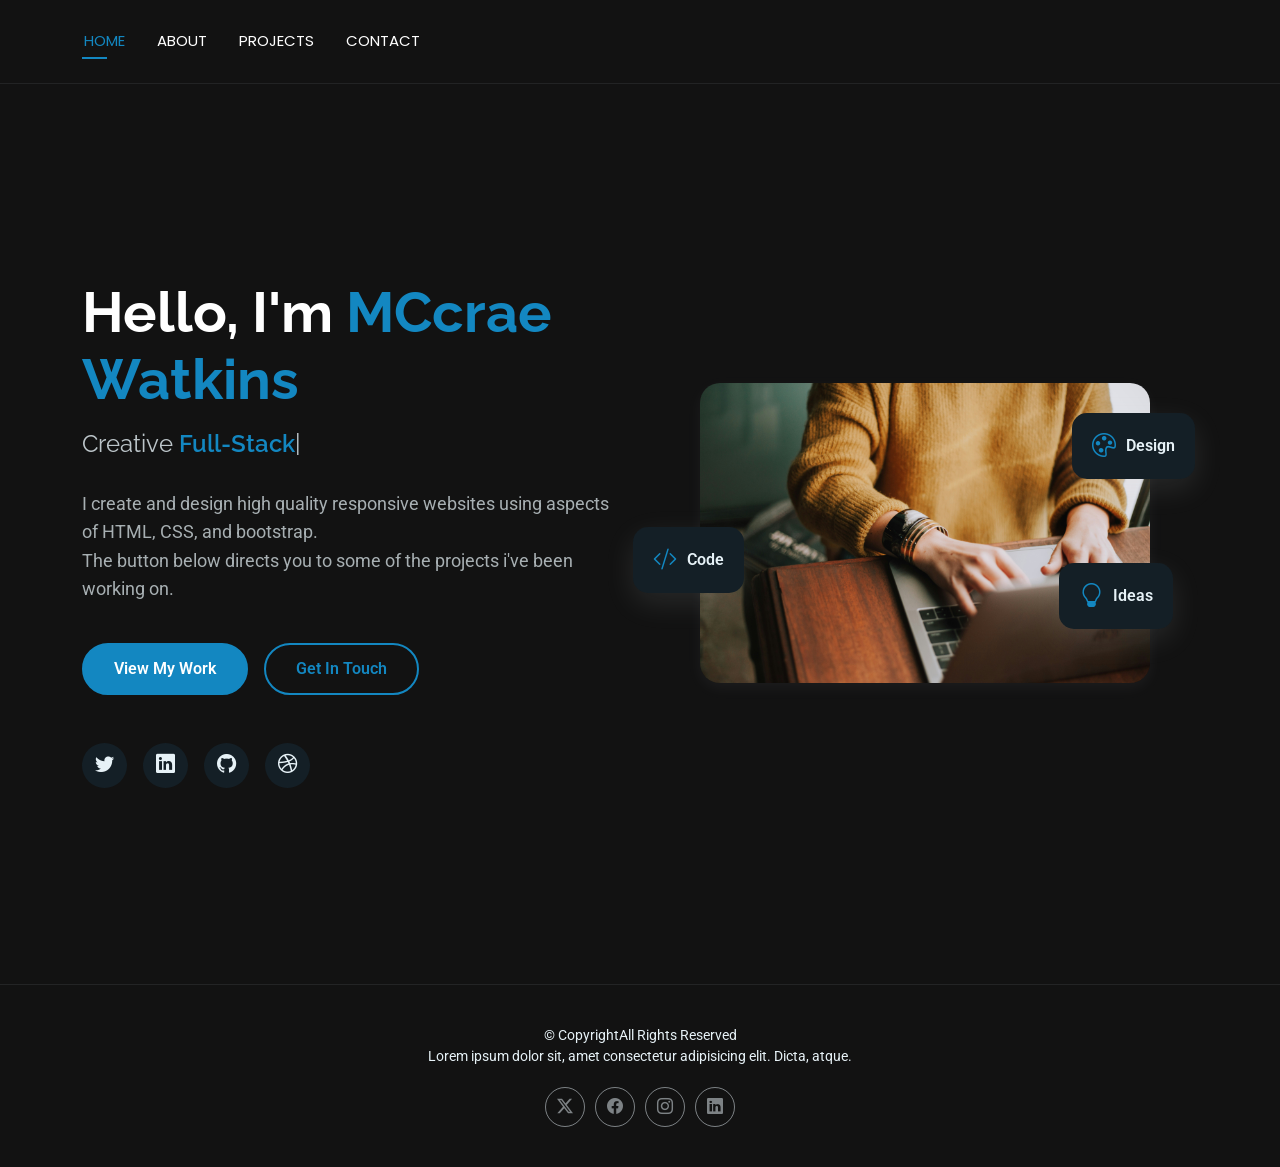
<file: index.html>
<!DOCTYPE html>
<html lang="en">

<head>
  <meta charset="utf-8">
  <meta content="width=device-width, initial-scale=1.0" name="viewport">
  <title>MCcrae-Portfolio</title>
  <meta name="description" content="">
  <meta name="keywords" content="">

  <!-- Favicons -->

  <!-- Fonts -->
  <link href="https://fonts.googleapis.com" rel="preconnect">
  <link href="https://fonts.gstatic.com" rel="preconnect" crossorigin>
  <link href="https://fonts.googleapis.com/css2?family=Roboto:ital,wght@0,100;0,300;0,400;0,500;0,700;0,900;1,100;1,300;1,400;1,500;1,700;1,900&family=Poppins:ital,wght@0,100;0,200;0,300;0,400;0,500;0,600;0,700;0,800;0,900;1,100;1,200;1,300;1,400;1,500;1,600;1,700;1,800;1,900&family=Raleway:ital,wght@0,100;0,200;0,300;0,400;0,500;0,600;0,700;0,800;0,900;1,100;1,200;1,300;1,400;1,500;1,600;1,700;1,800;1,900&display=swap" rel="stylesheet">

  <!-- Vendor CSS Files -->
  <link href="assets/vendor/bootstrap/css/bootstrap.min.css" rel="stylesheet">
  <link href="assets/vendor/bootstrap-icons/bootstrap-icons.css" rel="stylesheet">
  <link href="assets/vendor/aos/aos.css" rel="stylesheet">
  <link href="assets/vendor/swiper/swiper-bundle.min.css" rel="stylesheet">
  <link href="assets/vendor/glightbox/css/glightbox.min.css" rel="stylesheet">

  <!-- Main CSS File -->
  <link href="assets/css/main.css" rel="stylesheet">
  <!-- =======================================================
  * Template Name: FolioOne
  * Template URL: https://bootstrapmade.com/folioone-bootstrap-portfolio-website-template/
  * Updated: Aug 23 2025 with Bootstrap v5.3.7
  * Author: BootstrapMade.com
  * License: https://bootstrapmade.com/license/
  ======================================================== -->
  </head>

<body class="index-page">

  <header id="header" class="header d-flex align-items-center light-background sticky-top">
    <div class="container position-relative d-flex align-items-center justify-content-between">

      <!-- <a href="index.html" class="logo d-flex align-items-center me-auto me-xl-0">
      <img src="assets/img/logo.webp" alt="">
      <h1 class="sitename">FolioOne</h1> 
    </a> -->

      <nav id="navmenu" class="navmenu">
        <ul>
          <li style="gap: 90px;"><a href="index.html" class="active">HOME</a></li>
          <li><a href="about.html">ABOUT</a></li>
          <li><a href="projects.html">PROJECTS</a></li>
          <li><a href="contact.html">CONTACT</a></li>
        </ul>
        <i class="mobile-nav-toggle d-xl-none bi bi-list"></i>
      </nav>
    </div>
  </header>

  <main class="main">

    <!-- Hero Section -->
    <section id="hero" class="hero section">

      <div class="container" data-aos="fade-up" data-aos-delay="100" style="justify-content: center;">

        <div class="row gy-4 align-items-center">
          <div class="col-lg-6 col-6 col-sm-6 order-2 order-lg-1">
            <div class="hero-content">
              <h1 data-aos="fade-up" data-aos-delay="200">Hello, I'm <span class="highlight">MCcrae Watkins</span></h1>
              <h2 data-aos="fade-up" data-aos-delay="300">Creative <span class="typed" data-typed-items="Full-Stack Software Developer"></span></h2>
              <p>I create and design high quality responsive websites using aspects of HTML, CSS, and bootstrap.<br>The button below directs you to some of the projects i've been working on.</p>
              <div class="hero-actions" data-aos="fade-up" data-aos-delay="500">
                <a href="projects.html" class="btn btn-primary">View My Work</a>
                <a href="contact.html" class="btn btn-outline">Get In Touch</a>
              </div>
              <div class="social-links" data-aos="fade-up" data-aos-delay="600">
                <a href="#"><i class="bi bi-twitter"></i></a>
                <a href="#"><i class="bi bi-linkedin"></i></a>
                <a href="#"><i class="bi bi-github"></i></a>
                <a href="#"><i class="bi bi-dribbble"></i></a>
              </div>
            </div>
          </div>
          <div class="col-lg-6 col-6 col-sm-6  order-1 order-lg-2">
            <div class="hero-image" data-aos="zoom-in" data-aos-delay="300">
              <div class="image-wrapper">
                <img src="assets/img/projects/christin-hume-Hcfwew744z4-unsplash.jpg" alt="Sarah Mitchell" class="img-fluid">
                <div class="floating-elements">
                  <div class="floating-card design" data-aos="fade-left" data-aos-delay="700">
                    <i class="bi bi-palette"></i>
                    <span>Design</span>
                  </div>
                  <div class="floating-card code" data-aos="fade-right" data-aos-delay="800">
                    <i class="bi bi-code-slash"></i>
                    <span>Code</span>
                  </div>
                  <div class="floating-card creativity" data-aos="fade-up" data-aos-delay="900">
                    <i class="bi bi-lightbulb"></i>
                    <span>Ideas</span>
                  </div>
                </div>
              </div>
            </div>
          </div>
        </div>

      </div>

    </section><!-- /Hero Section -->

  </main>

  <footer id="footer" class="footer">

    <div class="container">
      <div class="copyright text-center ">
        <p>© <span>Copyright</span><span>All Rights Reserved<br></span></p>
        <p>Lorem ipsum dolor sit, amet consectetur adipisicing elit. Dicta, atque.</p>
      </div>
      <div class="social-links d-flex justify-content-center">
        <a href=""><i class="bi bi-twitter-x"></i></a>
        <a href=""><i class="bi bi-facebook"></i></a>
        <a href=""><i class="bi bi-instagram"></i></a>
        <a href=""><i class="bi bi-linkedin"></i></a>
      </div>
    </div>

  </footer>

  <!-- Scroll Top -->
  <a href="#" id="scroll-top" class="scroll-top d-flex align-items-center justify-content-center"><i class="bi bi-arrow-up-short"></i></a>

  <!-- Preloader -->
  <div id="preloader"></div>

  <!-- Vendor JS Files -->
  <script src="assets/vendor/bootstrap/js/bootstrap.bundle.min.js"></script>
  <script src="assets/vendor/php-email-form/validate.js"></script>
  <script src="assets/vendor/aos/aos.js"></script>
  <script src="assets/vendor/typed.js/typed.umd.js"></script>
  <script src="assets/vendor/waypoints/noframework.waypoints.js"></script>
  <script src="assets/vendor/purecounter/purecounter_vanilla.js"></script>
  <script src="assets/vendor/swiper/swiper-bundle.min.js"></script>
  <script src="assets/vendor/imagesloaded/imagesloaded.pkgd.min.js"></script>
  <script src="assets/vendor/isotope-layout/isotope.pkgd.min.js"></script>
  <script src="assets/vendor/glightbox/js/glightbox.min.js"></script>

  <!-- Main JS File -->
  <script src="assets/js/main.js"></script>

</body>

</html>
</file>
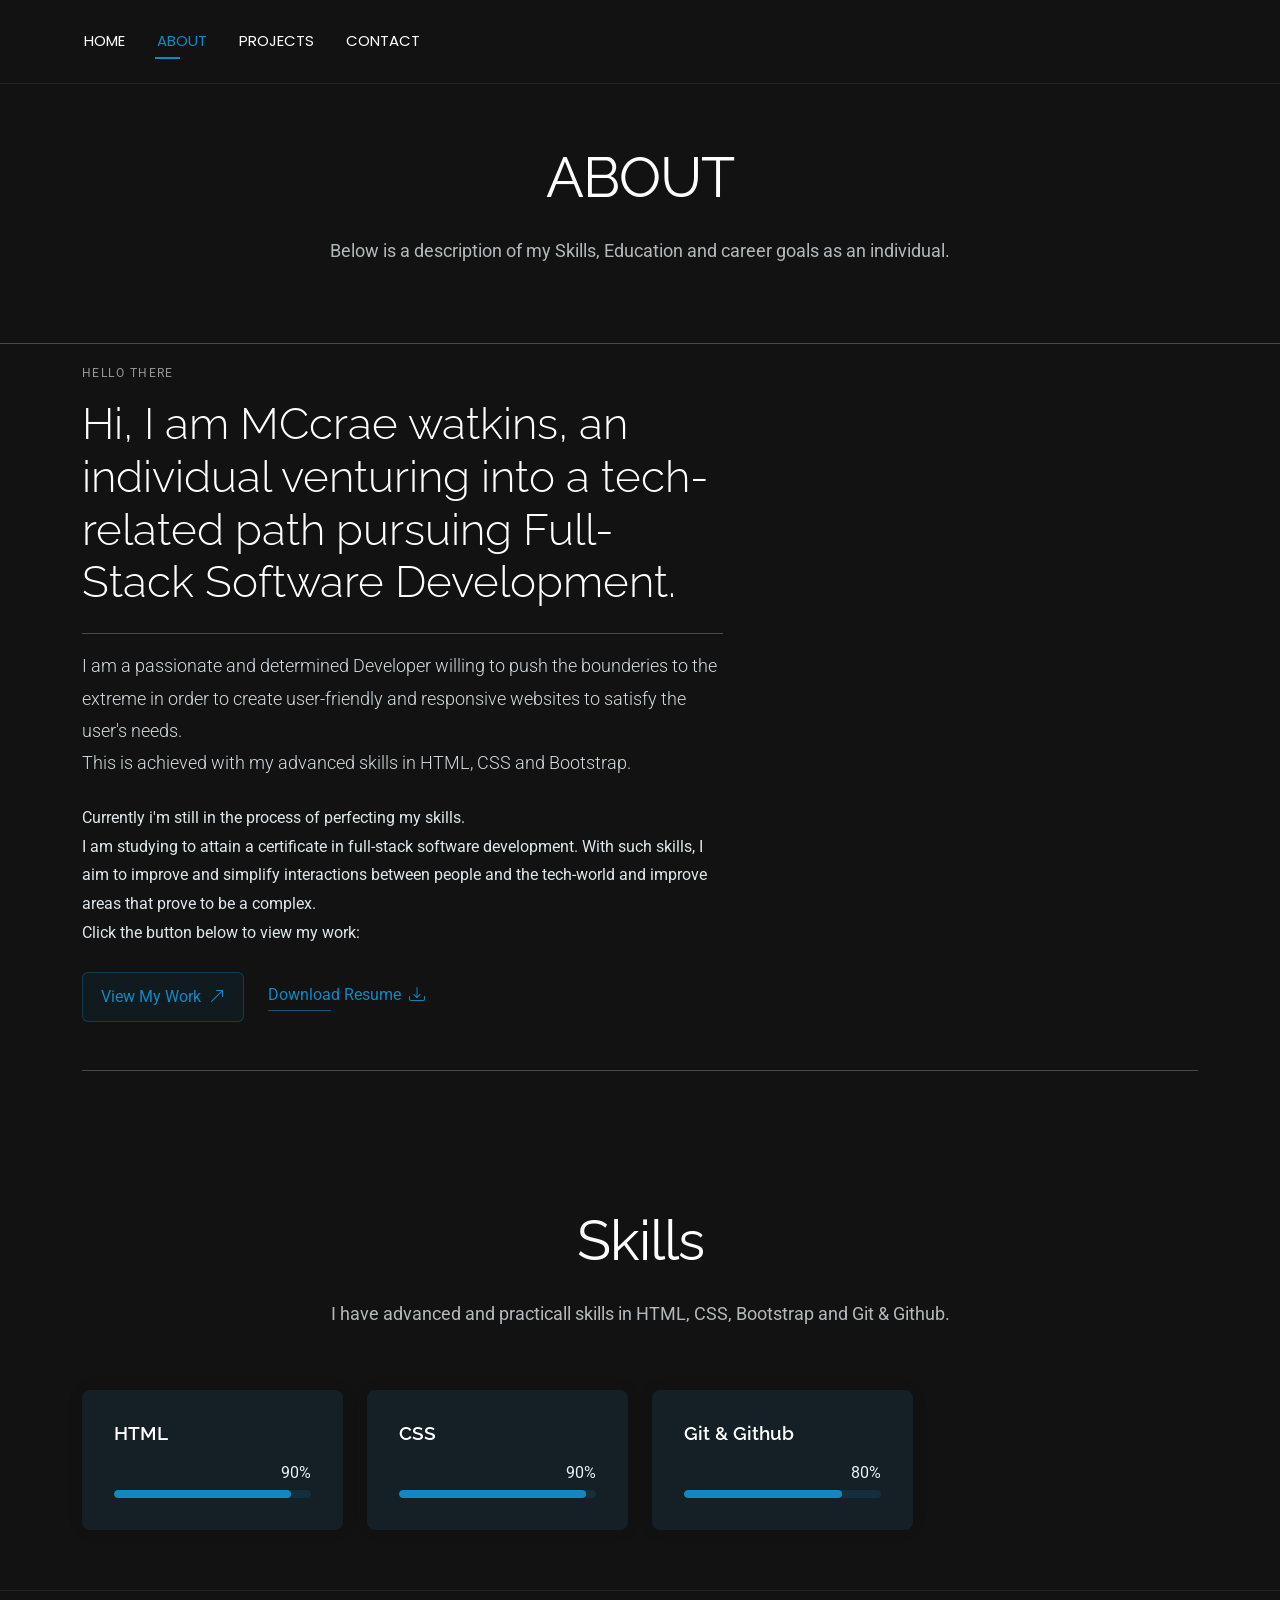
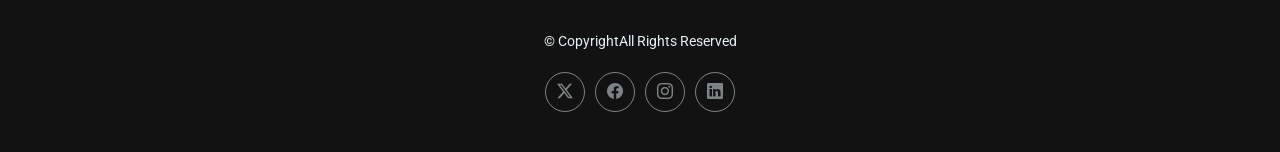
<file: about.html>
<!DOCTYPE html>
<html lang="en">

<head>
  <meta charset="utf-8">
  <meta content="width=device-width, initial-scale=1.0" name="viewport">
  <title>About</title>
  <meta name="description" content="">
  <meta name="keywords" content="">

  <!-- Fonts -->
  <link href="https://fonts.googleapis.com" rel="preconnect">
  <link href="https://fonts.gstatic.com" rel="preconnect" crossorigin>
  <link href="https://fonts.googleapis.com/css2?family=Roboto:ital,wght@0,100;0,300;0,400;0,500;0,700;0,900;1,100;1,300;1,400;1,500;1,700;1,900&family=Poppins:ital,wght@0,100;0,200;0,300;0,400;0,500;0,600;0,700;0,800;0,900;1,100;1,200;1,300;1,400;1,500;1,600;1,700;1,800;1,900&family=Raleway:ital,wght@0,100;0,200;0,300;0,400;0,500;0,600;0,700;0,800;0,900;1,100;1,200;1,300;1,400;1,500;1,600;1,700;1,800;1,900&display=swap" rel="stylesheet">

  <!-- Vendor CSS Files -->
  <link href="assets/vendor/bootstrap/css/bootstrap.min.css" rel="stylesheet">
  <link href="assets/vendor/bootstrap-icons/bootstrap-icons.css" rel="stylesheet">
  <link href="assets/vendor/aos/aos.css" rel="stylesheet">
  <link href="assets/vendor/swiper/swiper-bundle.min.css" rel="stylesheet">
  <link href="assets/vendor/glightbox/css/glightbox.min.css" rel="stylesheet">

  <!-- Main CSS File -->
  <link href="assets/css/main.css" rel="stylesheet">

  <!-- =======================================================
  * Template Name: FolioOne
  * Template URL: https://bootstrapmade.com/folioone-bootstrap-portfolio-website-template/
  * Updated: Aug 23 2025 with Bootstrap v5.3.7
  * Author: BootstrapMade.com
  * License: https://bootstrapmade.com/license/
  ======================================================== -->
</head>

<body class="about-page">

  <header id="header" class="header d-flex align-items-center light-background sticky-top">
    <div class="container position-relative d-flex align-items-center justify-content-between">

      <!-- <a href="index.html" class="logo d-flex align-items-center me-auto me-xl-0">
      <img src="assets/img/logo.webp" alt="">
      <h1 class="sitename">FolioOne</h1> 
    </a> -->

      <nav id="navmenu" class="navmenu">
        <ul>
          <li><a href="index.html">HOME</a></li>
          <li><a href="about.html" class="active">ABOUT</a></li>
          <li><a href="projects.html">PROJECTS</a></li>
          <li><a href="contact.html">CONTACT</a></li>
        </ul>
        <i class="mobile-nav-toggle d-xl-none bi bi-list"></i>
      </nav>
    </div>
  </header>

  <main class="main">

    <!-- About Section -->
    <section id="about" class="about section">

      <!-- Section Title -->
      <div class="container section-title" data-aos="fade-up">
        <h2>ABOUT</h2>
        <p>Below is a description of my Skills, Education and career goals as an individual.</p>
      </div><!-- End Section Title -->
      <hr>
      <div class="container" data-aos="fade-up" data-aos-delay="100">
        <!-- Intro + Photo -->
        <div class="row align-items-center justify-content-between gy-5 mb-5">
          <div class="col-lg-7" data-aos="fade-right" data-aos-delay="150">
            <div class="intro-content">
              <span class="eyebrow">Hello there</span>
              <h2 class="headline">Hi, I am MCcrae watkins, an individual venturing into a tech-related path pursuing Full-Stack Software Development.</h2>
              <hr>
              <p class="lead">
                I am a passionate and determined Developer willing to push the bounderies to the extreme in order to create user-friendly and responsive websites to satisfy the user's needs.<br> This is achieved with my advanced skills in HTML, CSS and Bootstrap.
              </p>
              <p>
                Currently i'm still in the process of perfecting my skills.<br>I am studying to attain a certificate in full-stack software development. With such skills, I aim to improve and simplify interactions between people and the tech-world and improve areas that prove to be a complex.<br>Click the button below to view my work:
              </p>

              <div class="cta-group">
                <a href="projects.html" class="btn-ghost">
                  View My Work <i class="bi bi-arrow-up-right"></i>
                </a>
                <a href="#" class="link-underline">
                  Download Resume <i class="bi bi-download"></i>
                </a>
              </div>
            </div>
          </div>
        </div>
        <hr>
    </section><!-- /About Section -->

    <!-- Skills Section -->
    <section id="skills" class="skills section">

      <!-- Section Title -->
      <div class="container section-title" data-aos="fade-up">
        <h2>Skills</h2>
        <p>I have advanced and practicall skills in HTML, CSS, Bootstrap and Git & Github.</p>
      </div><!-- End Section Title -->

      <div class="container" data-aos="fade-up" data-aos-delay="100">

        <div class="row g-4 skills-animation">

          <div class="col-md-6 col-lg-3" data-aos="fade-up" data-aos-delay="100">
            <div class="skill-box">
              <h3>HTML</h3>
              <span class="text-end d-block">90%</span>
              <div class="progress">
                <div class="progress-bar" role="progressbar" aria-valuenow="90" aria-valuemin="0" aria-valuemax="100"></div>
              </div>
            </div>
          </div>
          <div class="col-md-6 col-lg-3" data-aos="fade-up" data-aos-delay="200">
            <div class="skill-box">
              <h3>CSS</h3>
              <span class="text-end d-block">90%</span>
              <div class="progress">
                <div class="progress-bar" role="progressbar" aria-valuenow="95" aria-valuemin="0" aria-valuemax="100"></div>
              </div>
            </div>
          </div>
          <div class="col-md-6 col-lg-3" data-aos="fade-up" data-aos-delay="400">
            <div class="skill-box">
              <h3>Git & Github</h3>
              <span class="text-end d-block">80%</span>
              <div class="progress">
                <div class="progress-bar" role="progressbar" aria-valuenow="80" aria-valuemin="0" aria-valuemax="100">
                </div>
              </div>
            </div>
          </div>
        </div>
      </div>
    </section><!-- /Skills Section -->
  </main>

  <footer id="footer" class="footer">

    <div class="container">
      <div class="copyright text-center ">
        <p>© <span>Copyright</span><span>All Rights Reserved<br></span></p>
      </div>
      <div class="social-links d-flex justify-content-center">
        <a href=""><i class="bi bi-twitter-x"></i></a>
        <a href=""><i class="bi bi-facebook"></i></a>
        <a href=""><i class="bi bi-instagram"></i></a>
        <a href=""><i class="bi bi-linkedin"></i></a>
      </div>
    </div>

  </footer>

  <!-- Scroll Top -->
  <a href="#" id="scroll-top" class="scroll-top d-flex align-items-center justify-content-center"><i class="bi bi-arrow-up-short"></i></a>

  <!-- Preloader -->
  <div id="preloader"></div>

  <!-- Vendor JS Files -->
  <script src="assets/vendor/bootstrap/js/bootstrap.bundle.min.js"></script>
  <script src="assets/vendor/php-email-form/validate.js"></script>
  <script src="assets/vendor/aos/aos.js"></script>
  <script src="assets/vendor/typed.js/typed.umd.js"></script>
  <script src="assets/vendor/waypoints/noframework.waypoints.js"></script>
  <script src="assets/vendor/purecounter/purecounter_vanilla.js"></script>
  <script src="assets/vendor/swiper/swiper-bundle.min.js"></script>
  <script src="assets/vendor/imagesloaded/imagesloaded.pkgd.min.js"></script>
  <script src="assets/vendor/isotope-layout/isotope.pkgd.min.js"></script>
  <script src="assets/vendor/glightbox/js/glightbox.min.js"></script>

  <!-- Main JS File -->
  <script src="assets/js/main.js"></script>

</body>

</html>
</file>
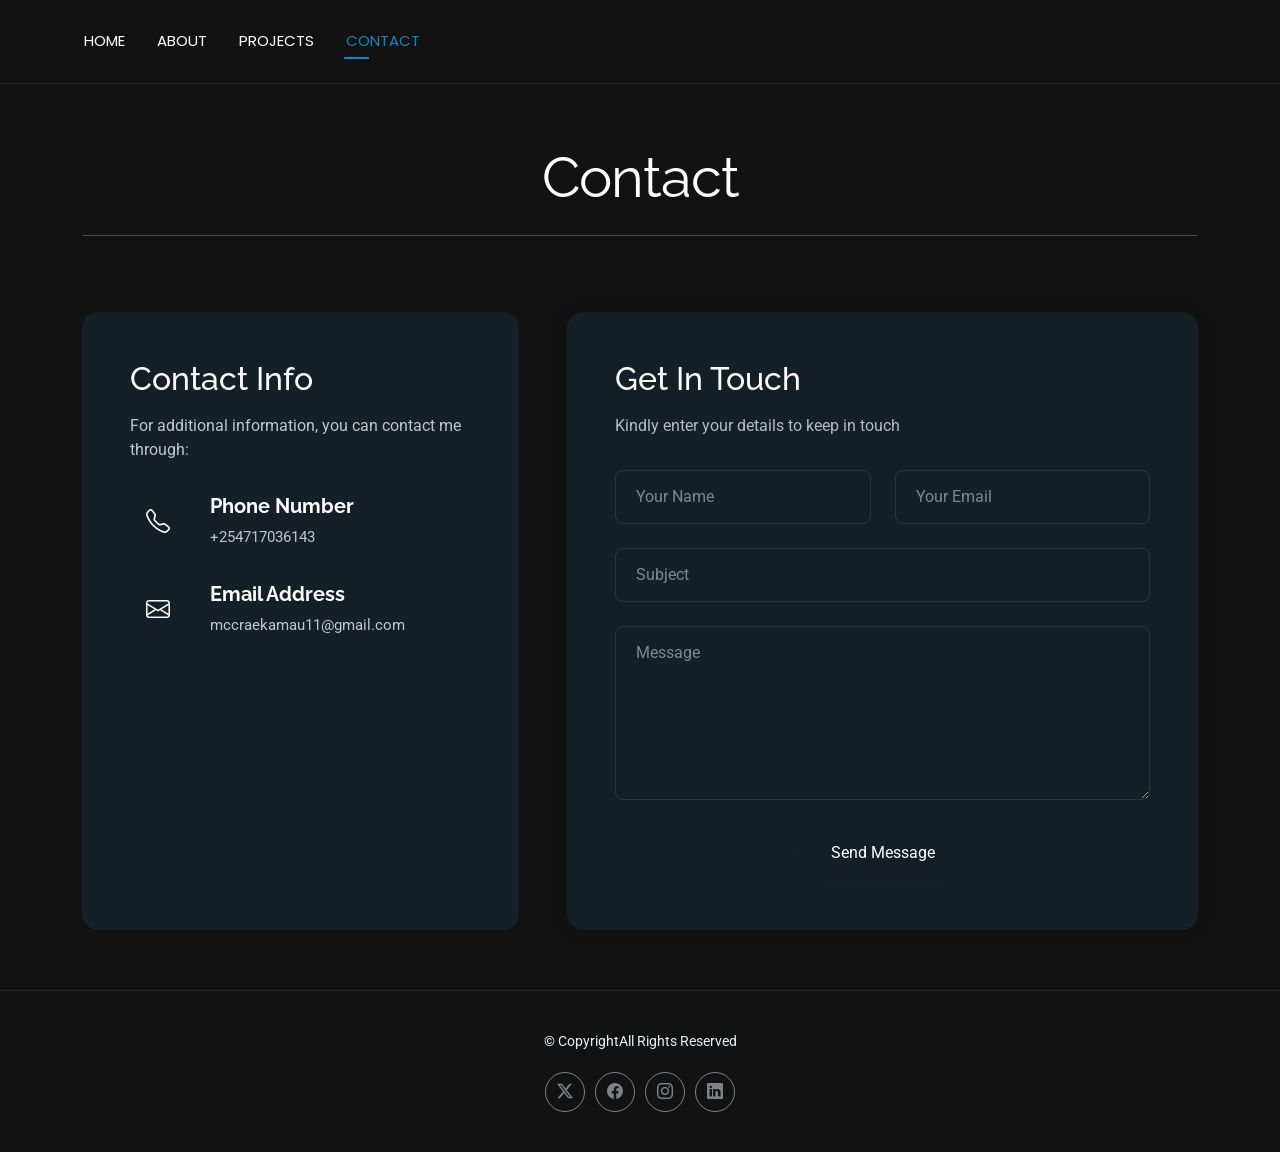
<file: contact.html>
<!DOCTYPE html>
<html lang="en">

<head>
  <meta charset="utf-8">
  <meta content="width=device-width, initial-scale=1.0" name="viewport">
  <title>Contact</title>
  <meta name="description" content="">
  <meta name="keywords" content="">
  <!-- Fonts -->
  <link href="https://fonts.googleapis.com" rel="preconnect">
  <link href="https://fonts.gstatic.com" rel="preconnect" crossorigin>
  <link href="https://fonts.googleapis.com/css2?family=Roboto:ital,wght@0,100;0,300;0,400;0,500;0,700;0,900;1,100;1,300;1,400;1,500;1,700;1,900&family=Poppins:ital,wght@0,100;0,200;0,300;0,400;0,500;0,600;0,700;0,800;0,900;1,100;1,200;1,300;1,400;1,500;1,600;1,700;1,800;1,900&family=Raleway:ital,wght@0,100;0,200;0,300;0,400;0,500;0,600;0,700;0,800;0,900;1,100;1,200;1,300;1,400;1,500;1,600;1,700;1,800;1,900&display=swap" rel="stylesheet">

  <!-- Vendor CSS Files -->
  <link href="assets/vendor/bootstrap/css/bootstrap.min.css" rel="stylesheet">
  <link href="assets/vendor/bootstrap-icons/bootstrap-icons.css" rel="stylesheet">
  <link href="assets/vendor/aos/aos.css" rel="stylesheet">
  <link href="assets/vendor/swiper/swiper-bundle.min.css" rel="stylesheet">
  <link href="assets/vendor/glightbox/css/glightbox.min.css" rel="stylesheet">

  <!-- Main CSS File -->
  <link href="assets/css/main.css" rel="stylesheet">

  <!-- =======================================================
  * Template Name: FolioOne
  * Template URL: https://bootstrapmade.com/folioone-bootstrap-portfolio-website-template/
  * Updated: Aug 23 2025 with Bootstrap v5.3.7
  * Author: BootstrapMade.com
  * License: https://bootstrapmade.com/license/
  ======================================================== -->
</head>

<body class="contact-page">

  <header id="header" class="header d-flex align-items-center light-background sticky-top">
    <div class="container position-relative d-flex align-items-center justify-content-between">

      <!-- <a href="index.html" class="logo d-flex align-items-center me-auto me-xl-0">
      <img src="assets/img/logo.webp" alt="">
      <h1 class="sitename">FolioOne</h1> 
    </a> -->

      <nav id="navmenu" class="navmenu">
        <ul>
          <li><a href="index.html">HOME</a></li>
          <li><a href="about.html">ABOUT</a></li>
          <li><a href="projects.html">PROJECTS</a></li>
          <li><a href="contact.html" class="active">CONTACT</a></li>
        </ul>
        <i class="mobile-nav-toggle d-xl-none bi bi-list"></i>
      </nav>
    </div>
  </header>

  <main class="main">

    <!-- Contact Section -->
    <section id="contact" class="contact section">

      <!-- Section Title -->
      <div class="container section-title" data-aos="fade-up">
        <h2>Contact</h2>
        <hr>
      </div><!-- End Section Title -->

      <div class="container" data-aos="fade-up" data-aos-delay="100">

        <div class="row g-4 g-lg-5">
          <div class="col-lg-5">
            <div class="info-box" data-aos="fade-up" data-aos-delay="200">
              <h3>Contact Info</h3>
              <p>For additional information, you can contact me through:</p>
              <div class="info-item" data-aos="fade-up" data-aos-delay="400">
                <div class="icon-box">
                  <i class="bi bi-telephone"></i>
                </div>
                <div class="content">
                  <h4>Phone Number</h4>
                  <p>+254717036143</p>
                </div>
              </div>

              <div class="info-item" data-aos="fade-up" data-aos-delay="500">
                <div class="icon-box">
                  <i class="bi bi-envelope"></i>
                </div>
                <div class="content">
                  <h4>Email Address</h4>
                  <p>mccraekamau11@gmail.com</p>
                </div>
              </div>
            </div>
          </div>

          <div class="col-lg-7">
            <div class="contact-form" data-aos="fade-up" data-aos-delay="300">
              <h3>Get In Touch</h3>
              <p>Kindly enter your details to keep in touch</p>

              <form action="forms/contact.php" method="post" class="php-email-form" data-aos="fade-up" data-aos-delay="200">
                <div class="row gy-4">

                  <div class="col-md-6">
                    <input type="text" name="name" class="form-control" placeholder="Your Name" required="">
                  </div>

                  <div class="col-md-6 ">
                    <input type="email" class="form-control" name="email" placeholder="Your Email" required="">
                  </div>

                  <div class="col-12">
                    <input type="text" class="form-control" name="subject" placeholder="Subject" required="">
                  </div>

                  <div class="col-12">
                    <textarea class="form-control" name="message" rows="6" placeholder="Message" required=""></textarea>
                  </div>

                  <div class="col-12 text-center">
                    <div class="loading">Loading</div>
                    <div class="error-message"></div>
                    <div class="sent-message">Your message has been sent. Thank you!</div>

                    <button type="submit" class="btn">Send Message</button>
                  </div>

                </div>
              </form>

            </div>
          </div>

        </div>

      </div>

    </section><!-- /Contact Section -->

  </main>

  <footer id="footer" class="footer">

    <div class="container">
      <div class="copyright text-center ">
        <p>© <span>Copyright</span><span>All Rights Reserved<br></span></p>
      </div>
      <div class="social-links d-flex justify-content-center">
        <a href=""><i class="bi bi-twitter-x"></i></a>
        <a href=""><i class="bi bi-facebook"></i></a>
        <a href=""><i class="bi bi-instagram"></i></a>
        <a href=""><i class="bi bi-linkedin"></i></a>
      </div>
    </div>
  </footer>

  <!-- Scroll Top -->
  <a href="#" id="scroll-top" class="scroll-top d-flex align-items-center justify-content-center"><i class="bi bi-arrow-up-short"></i></a>

  <!-- Preloader -->
  <div id="preloader"></div>

  <!-- Vendor JS Files -->
  <script src="assets/vendor/bootstrap/js/bootstrap.bundle.min.js"></script>
  <script src="assets/vendor/php-email-form/validate.js"></script>
  <script src="assets/vendor/aos/aos.js"></script>
  <script src="assets/vendor/typed.js/typed.umd.js"></script>
  <script src="assets/vendor/waypoints/noframework.waypoints.js"></script>
  <script src="assets/vendor/purecounter/purecounter_vanilla.js"></script>
  <script src="assets/vendor/swiper/swiper-bundle.min.js"></script>
  <script src="assets/vendor/imagesloaded/imagesloaded.pkgd.min.js"></script>
  <script src="assets/vendor/isotope-layout/isotope.pkgd.min.js"></script>
  <script src="assets/vendor/glightbox/js/glightbox.min.js"></script>

  <!-- Main JS File -->
  <script src="assets/js/main.js"></script>

</body>

</html>
</file>
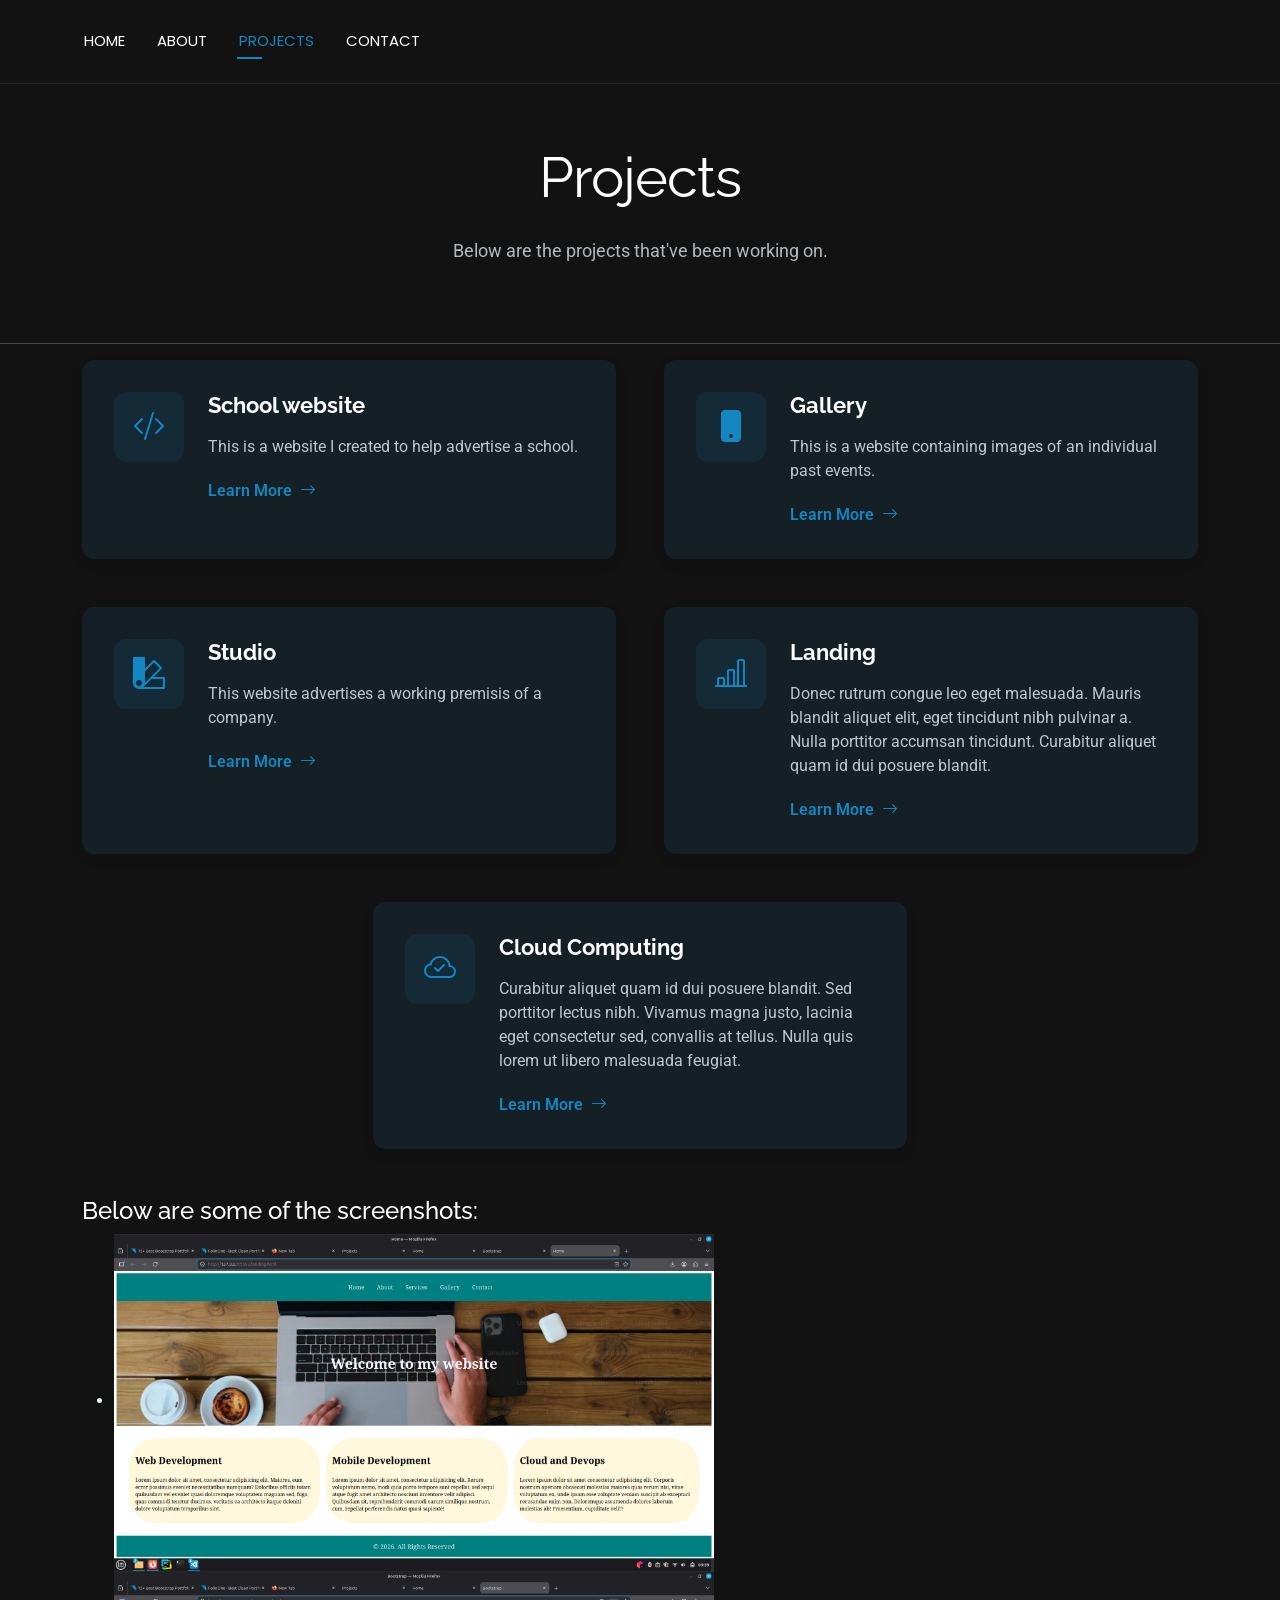
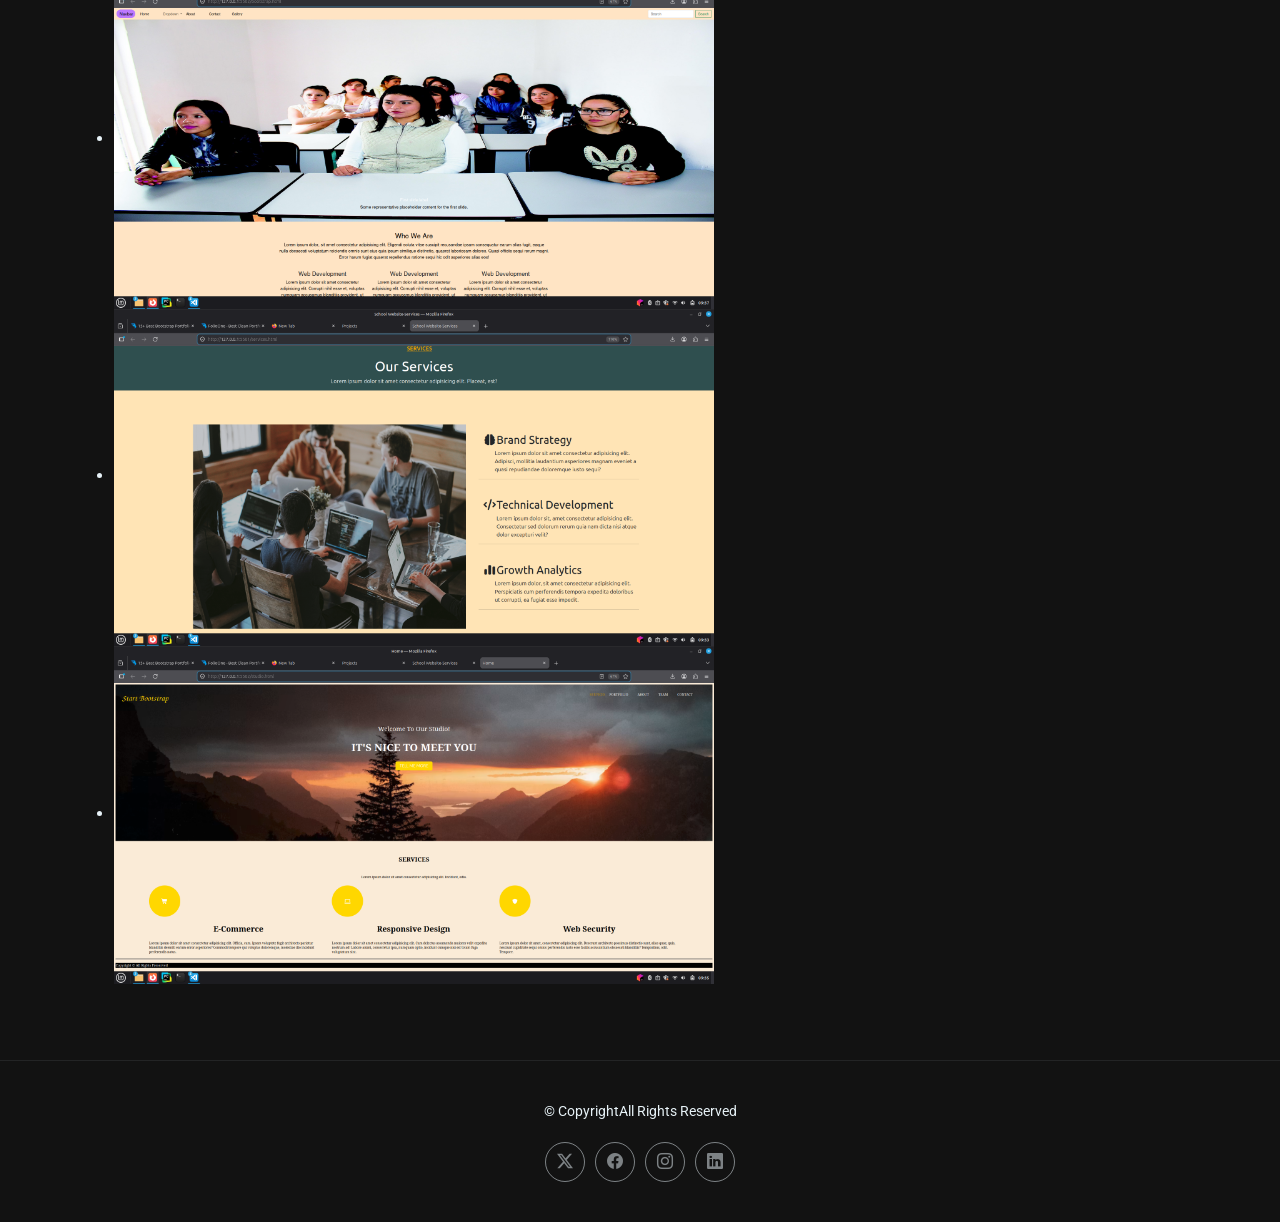
<file: projects.html>
<!DOCTYPE html>
<html lang="en">

<head>
  <meta charset="utf-8">
  <meta content="width=device-width, initial-scale=1.0" name="viewport">
  <title>Projects</title>
  <meta name="description" content="">
  <meta name="keywords" content="">

  <!-- Fonts -->
  <link href="https://fonts.googleapis.com" rel="preconnect">
  <link href="https://fonts.gstatic.com" rel="preconnect" crossorigin>
  <link href="https://fonts.googleapis.com/css2?family=Roboto:ital,wght@0,100;0,300;0,400;0,500;0,700;0,900;1,100;1,300;1,400;1,500;1,700;1,900&family=Poppins:ital,wght@0,100;0,200;0,300;0,400;0,500;0,600;0,700;0,800;0,900;1,100;1,200;1,300;1,400;1,500;1,600;1,700;1,800;1,900&family=Raleway:ital,wght@0,100;0,200;0,300;0,400;0,500;0,600;0,700;0,800;0,900;1,100;1,200;1,300;1,400;1,500;1,600;1,700;1,800;1,900&display=swap" rel="stylesheet">

  <!-- Vendor CSS Files -->
  <link href="assets/vendor/bootstrap/css/bootstrap.min.css" rel="stylesheet">
  <link href="assets/vendor/bootstrap-icons/bootstrap-icons.css" rel="stylesheet">
  <link href="assets/vendor/aos/aos.css" rel="stylesheet">
  <link href="assets/vendor/swiper/swiper-bundle.min.css" rel="stylesheet">
  <link href="assets/vendor/glightbox/css/glightbox.min.css" rel="stylesheet">

  <!-- Main CSS File -->
  <link href="assets/css/main.css" rel="stylesheet">

  <!-- =======================================================
  * Template Name: FolioOne
  * Template URL: https://bootstrapmade.com/folioone-bootstrap-portfolio-website-template/
  * Updated: Aug 23 2025 with Bootstrap v5.3.7
  * Author: BootstrapMade.com
  * License: https://bootstrapmade.com/license/
  ======================================================== -->
</head>

<body class="services-page">

  <header id="header" class="header d-flex align-items-center light-background sticky-top">
    <div class="container position-relative d-flex align-items-center justify-content-between">

      <!-- <a href="index.html" class="logo d-flex align-items-center me-auto me-xl-0">
      <img src="assets/img/logo.webp" alt="">
      <h1 class="sitename">FolioOne</h1> 
    </a> -->

      <nav id="navmenu" class="navmenu">
        <ul>
          <li><a href="index.html">HOME</a></li>
          <li><a href="about.html">ABOUT</a></li>
          <li><a href="projects.html" class="active">PROJECTS</a></li>
          <li><a href="contact.html">CONTACT</a></li>
        </ul>
        <i class="mobile-nav-toggle d-xl-none bi bi-list"></i>
      </nav>
    </div>
  </header>

  <main class="main">

    <!-- Services Section -->
    <section id="services" class="services section">

      <!-- Section Title -->
      <div class="container section-title" data-aos="fade-up">
        <h2>Projects</h2>
        <p>Below are the projects that've been working on.</p>
      </div><!-- End Section Title -->
      <hr>

      <div class="container" data-aos="fade-up" data-aos-delay="100">

        <div class="row justify-content-center g-5">

          <div class="col-md-6" data-aos="fade-right" data-aos-delay="100">
            <div class="service-item">
              <div class="service-icon">
                <i class="bi bi-code-slash"></i>
              </div>
              <div class="service-content">
                <h3>School website</h3>
                <p>This is a website I created to help advertise a school.</p>
                <a href="project-details.html" class="service-link">
                  <span>Learn More</span>
                  <i class="bi bi-arrow-right"></i>
                </a>
              </div>
            </div>
          </div><!-- End Service Item -->

          <div class="col-md-6" data-aos="fade-left" data-aos-delay="100">
            <div class="service-item">
              <div class="service-icon">
                <i class="bi bi-phone-fill"></i>
              </div>
              <div class="service-content">
                <h3>Gallery</h3>
                <p>This is a website containing images of an individual past events.</p>
                <a href="project-details.html" class="service-link">
                  <span>Learn More</span>
                  <i class="bi bi-arrow-right"></i>
                </a>
              </div>
            </div>
          </div><!-- End Service Item -->

          <div class="col-md-6" data-aos="fade-right" data-aos-delay="200">
            <div class="service-item">
              <div class="service-icon">
                <i class="bi bi-palette2"></i>
              </div>
              <div class="service-content">
                <h3>Studio</h3>
                <p>This website advertises a working premisis of a company.</p>
                <a href="project-details.html" class="service-link">
                  <span>Learn More</span>
                  <i class="bi bi-arrow-right"></i>
                </a>
              </div>
            </div>
          </div><!-- End Service Item -->

          <div class="col-md-6" data-aos="fade-left" data-aos-delay="200">
            <div class="service-item">
              <div class="service-icon">
                <i class="bi bi-bar-chart-line"></i>
              </div>
              <div class="service-content">
                <h3>Landing</h3>
                <p>Donec rutrum congue leo eget malesuada. Mauris blandit aliquet elit, eget tincidunt nibh pulvinar a. Nulla porttitor accumsan tincidunt. Curabitur aliquet quam id dui posuere blandit.</p>
                <a href="project-details.html" class="service-link">
                  <span>Learn More</span>
                  <i class="bi bi-arrow-right"></i>
                </a>
              </div>
            </div>
          </div><!-- End Service Item -->
          <div class="col-md-6" data-aos="fade-right" data-aos-delay="300">
            <div class="service-item">
              <div class="service-icon">
                <i class="bi bi-cloud-check"></i>
              </div>
              <div class="service-content">
                <h3>Cloud Computing</h3>
                <p>Curabitur aliquet quam id dui posuere blandit. Sed porttitor lectus nibh. Vivamus magna justo, lacinia eget consectetur sed, convallis at tellus. Nulla quis lorem ut libero malesuada feugiat.</p>
                <a href="project-details.html" class="service-link">
                  <span>Learn More</span>
                  <i class="bi bi-arrow-right"></i>
                </a>
              </div>
            </div>
          </div><!-- End Service Item -->
          <div>
            <h4>Below are some of the screenshots:</h4>
            <ul>
              <li><img src="assets/img/projects/gallery.png" class="image-fluid" width="600px;"></li>
              <li><img src="assets/img/projects/landing.png" class="image-fluid" width="600px;"></li>
              <li><img src="assets/img/projects/s.w screenshot.png" class="image-fluid" width="600px;"></li>
              <li><img src="assets/img/projects/studio.png" class="image-fluid" width="600px;"></li>
            </ul>
          </div>
        </div>
      </div>
    </section><!-- /Services Section -->
  </main>
  <footer id="footer" class="footer">
    <div class="container">
      <div class="copyright text-center ">
        <p>© <span>Copyright</span><span>All Rights Reserved<br></span></p>
      </div>
      <div class="social-links d-flex justify-content-center">
        <a href=""><i class="bi bi-twitter-x"></i></a>
        <a href=""><i class="bi bi-facebook"></i></a>
        <a href=""><i class="bi bi-instagram"></i></a>
        <a href=""><i class="bi bi-linkedin"></i></a>
      </div>
    </div>

  </footer>

  <!-- Scroll Top -->
  <a href="#" id="scroll-top" class="scroll-top d-flex align-items-center justify-content-center"><i class="bi bi-arrow-up-short"></i></a>

  <!-- Preloader -->
  <div id="preloader"></div>

  <!-- Vendor JS Files -->
  <script src="assets/vendor/bootstrap/js/bootstrap.bundle.min.js"></script>
  <script src="assets/vendor/php-email-form/validate.js"></script>
  <script src="assets/vendor/aos/aos.js"></script>
  <script src="assets/vendor/typed.js/typed.umd.js"></script>
  <script src="assets/vendor/waypoints/noframework.waypoints.js"></script>
  <script src="assets/vendor/purecounter/purecounter_vanilla.js"></script>
  <script src="assets/vendor/swiper/swiper-bundle.min.js"></script>
  <script src="assets/vendor/imagesloaded/imagesloaded.pkgd.min.js"></script>
  <script src="assets/vendor/isotope-layout/isotope.pkgd.min.js"></script>
  <script src="assets/vendor/glightbox/js/glightbox.min.js"></script>

  <!-- Main JS File -->
  <script src="assets/js/main.js"></script>

</body>

</html>
</file>
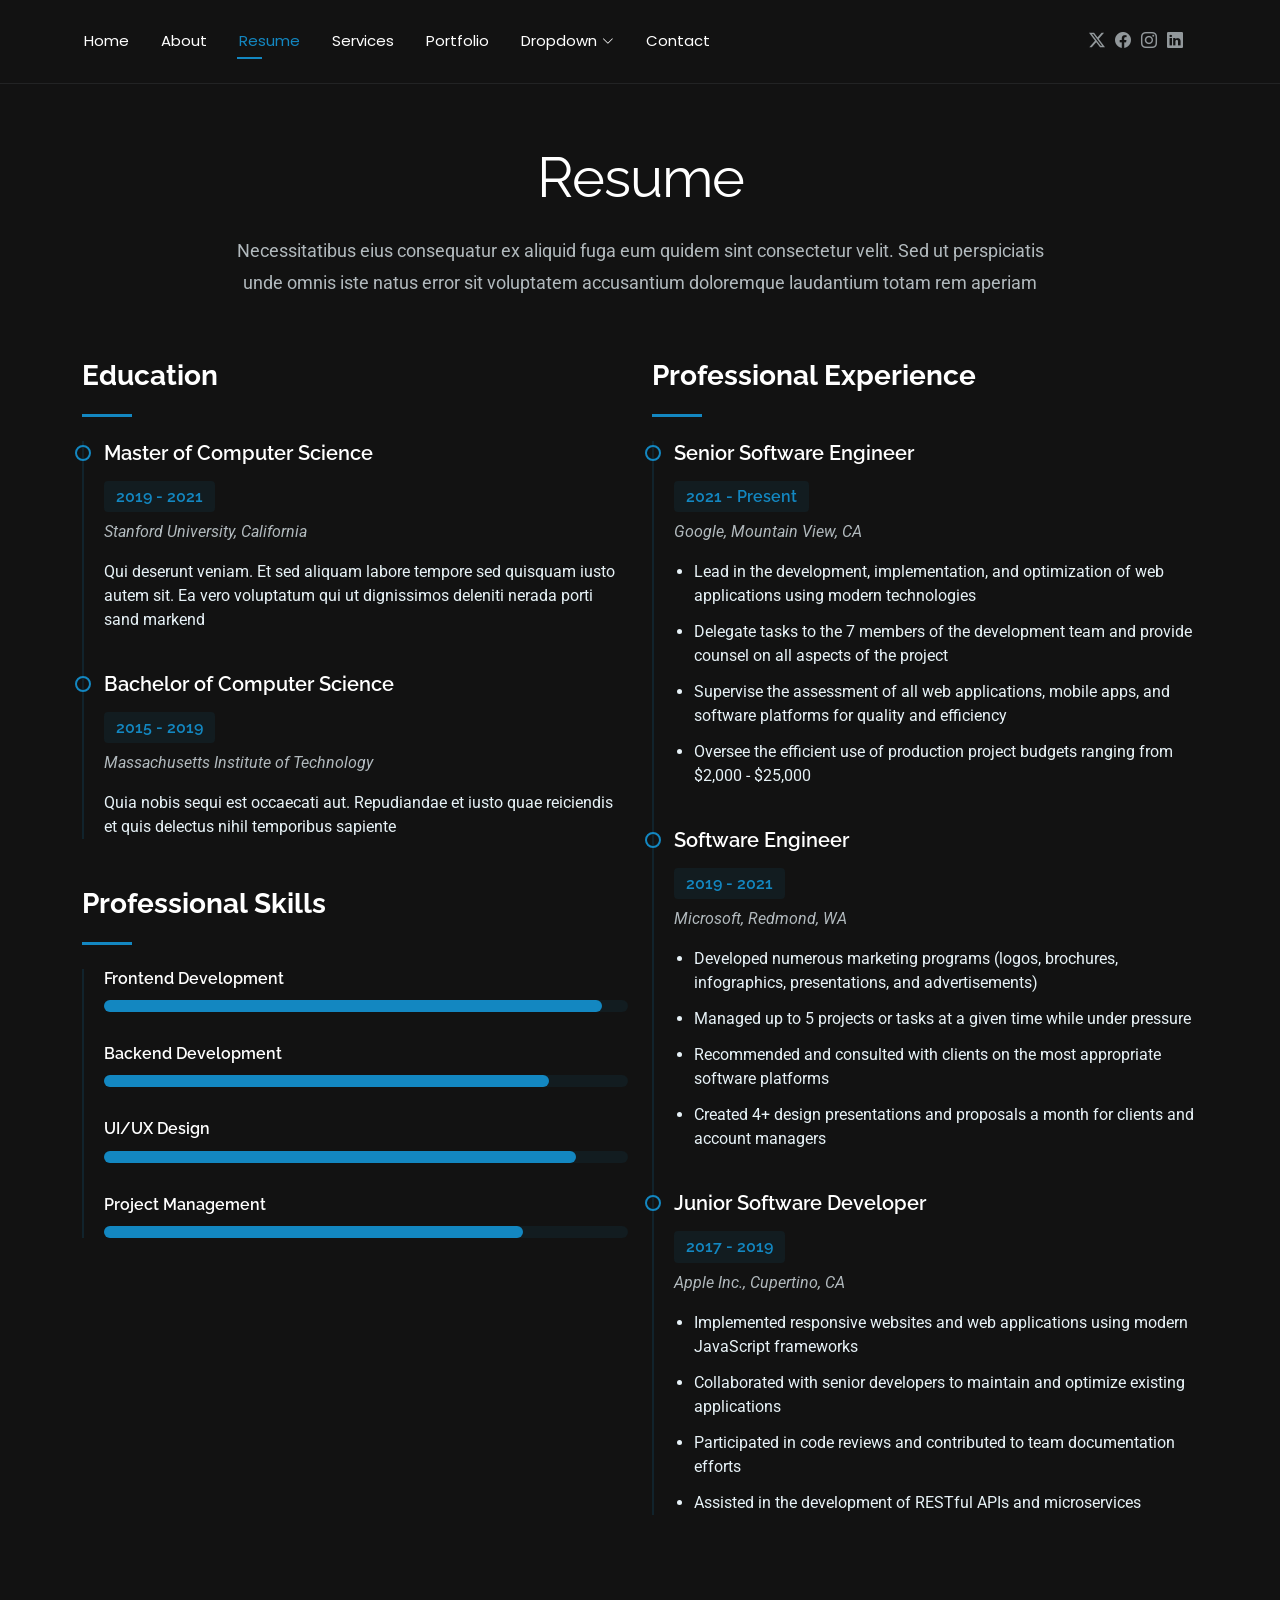
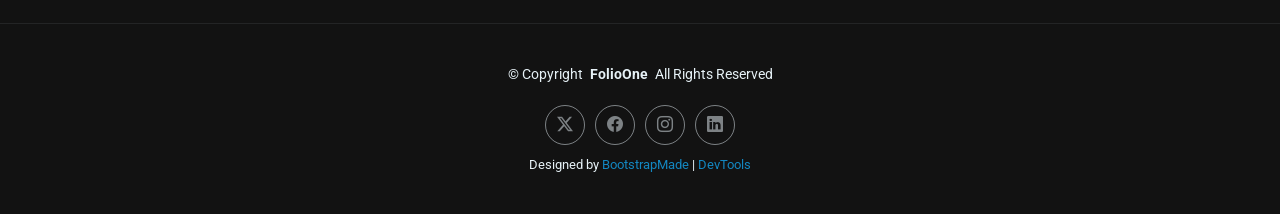
<file: resume.html>
<!DOCTYPE html>
<html lang="en">

<head>
  <meta charset="utf-8">
  <meta content="width=device-width, initial-scale=1.0" name="viewport">
  <title>Resume - FolioOne Bootstrap Template</title>
  <meta name="description" content="">
  <meta name="keywords" content="">

  <!-- Favicons -->
  <link href="assets/img/favicon.png" rel="icon">
  <link href="assets/img/apple-touch-icon.png" rel="apple-touch-icon">

  <!-- Fonts -->
  <link href="https://fonts.googleapis.com" rel="preconnect">
  <link href="https://fonts.gstatic.com" rel="preconnect" crossorigin>
  <link href="https://fonts.googleapis.com/css2?family=Roboto:ital,wght@0,100;0,300;0,400;0,500;0,700;0,900;1,100;1,300;1,400;1,500;1,700;1,900&family=Poppins:ital,wght@0,100;0,200;0,300;0,400;0,500;0,600;0,700;0,800;0,900;1,100;1,200;1,300;1,400;1,500;1,600;1,700;1,800;1,900&family=Raleway:ital,wght@0,100;0,200;0,300;0,400;0,500;0,600;0,700;0,800;0,900;1,100;1,200;1,300;1,400;1,500;1,600;1,700;1,800;1,900&display=swap" rel="stylesheet">

  <!-- Vendor CSS Files -->
  <link href="assets/vendor/bootstrap/css/bootstrap.min.css" rel="stylesheet">
  <link href="assets/vendor/bootstrap-icons/bootstrap-icons.css" rel="stylesheet">
  <link href="assets/vendor/aos/aos.css" rel="stylesheet">
  <link href="assets/vendor/swiper/swiper-bundle.min.css" rel="stylesheet">
  <link href="assets/vendor/glightbox/css/glightbox.min.css" rel="stylesheet">

  <!-- Main CSS File -->
  <link href="assets/css/main.css" rel="stylesheet">

  <!-- =======================================================
  * Template Name: FolioOne
  * Template URL: https://bootstrapmade.com/folioone-bootstrap-portfolio-website-template/
  * Updated: Aug 23 2025 with Bootstrap v5.3.7
  * Author: BootstrapMade.com
  * License: https://bootstrapmade.com/license/
  ======================================================== -->
</head>

<body class="resume-page">

  <header id="header" class="header d-flex align-items-center light-background sticky-top">
    <div class="container position-relative d-flex align-items-center justify-content-between">

      <!-- <a href="index.html" class="logo d-flex align-items-center me-auto me-xl-0">
      <img src="assets/img/logo.webp" alt="">
      <h1 class="sitename">FolioOne</h1> 
    </a> -->

      <nav id="navmenu" class="navmenu">
        <ul>
          <li><a href="index.html">Home</a></li>
          <li><a href="about.html">About</a></li>
          <li><a href="resume.html" class="active">Resume</a></li>
          <li><a href="services.html">Services</a></li>
          <li><a href="portfolio.html">Portfolio</a></li>
          <li class="dropdown"><a href="#"><span>Dropdown</span> <i class="bi bi-chevron-down toggle-dropdown"></i></a>
            <ul>
              <li><a href="#">Dropdown 1</a></li>
              <li class="dropdown"><a href="#"><span>Deep Dropdown</span> <i class="bi bi-chevron-down toggle-dropdown"></i></a>
                <ul>
                  <li><a href="#">Deep Dropdown 1</a></li>
                  <li><a href="#">Deep Dropdown 2</a></li>
                  <li><a href="#">Deep Dropdown 3</a></li>
                  <li><a href="#">Deep Dropdown 4</a></li>
                  <li><a href="#">Deep Dropdown 5</a></li>
                </ul>
              </li>
              <li><a href="#">Dropdown 2</a></li>
              <li><a href="#">Dropdown 3</a></li>
              <li><a href="#">Dropdown 4</a></li>
            </ul>
          </li>
          <li><a href="contact.html">Contact</a></li>
        </ul>
        <i class="mobile-nav-toggle d-xl-none bi bi-list"></i>
      </nav>

      <div class="header-social-links">
        <a href="#" class="twitter"><i class="bi bi-twitter-x"></i></a>
        <a href="#" class="facebook"><i class="bi bi-facebook"></i></a>
        <a href="#" class="instagram"><i class="bi bi-instagram"></i></a>
        <a href="#" class="linkedin"><i class="bi bi-linkedin"></i></a>
      </div>

    </div>
  </header>

  <main class="main">

    <!-- Resume Section -->
    <section id="resume" class="resume section">

      <!-- Section Title -->
      <div class="container section-title" data-aos="fade-up">
        <h2>Resume</h2>
        <p>Necessitatibus eius consequatur ex aliquid fuga eum quidem sint consectetur velit. Sed ut perspiciatis unde omnis iste natus error sit voluptatem accusantium doloremque laudantium totam rem aperiam</p>
      </div><!-- End Section Title -->

      <div class="container" data-aos="fade-up" data-aos-delay="100">

        <div class="row">
          <div class="col-lg-6">

            <!-- Education Section -->
            <div class="resume-item" data-aos="fade-up">
              <h3 class="resume-title">Education</h3>

              <div class="resume-content">
                <article class="education-item">
                  <h4>Master of Computer Science</h4>
                  <h5>2019 - 2021</h5>
                  <p class="institution"><em>Stanford University, California</em></p>
                  <p>Qui deserunt veniam. Et sed aliquam labore tempore sed quisquam iusto autem sit. Ea vero voluptatum qui ut dignissimos deleniti nerada porti sand markend</p>
                </article>

                <article class="education-item">
                  <h4>Bachelor of Computer Science</h4>
                  <h5>2015 - 2019</h5>
                  <p class="institution"><em>Massachusetts Institute of Technology</em></p>
                  <p>Quia nobis sequi est occaecati aut. Repudiandae et iusto quae reiciendis et quis delectus nihil temporibus sapiente</p>
                </article>
              </div>
            </div><!-- End Education Section -->

            <!-- Professional Skills Section -->
            <div class="resume-item skills-animation" data-aos="fade-up">
              <h3 class="resume-title">Professional Skills</h3>

              <div class="resume-content">
                <div class="skill-item">
                  <h4>Frontend Development</h4>
                  <div class="progress">
                    <div class="progress-bar" role="progressbar" aria-valuenow="95" aria-valuemin="0" aria-valuemax="100"></div>
                  </div>
                </div>

                <div class="skill-item">
                  <h4>Backend Development</h4>
                  <div class="progress">
                    <div class="progress-bar" role="progressbar" aria-valuenow="85" aria-valuemin="0" aria-valuemax="100"></div>
                  </div>
                </div>

                <div class="skill-item">
                  <h4>UI/UX Design</h4>
                  <div class="progress">
                    <div class="progress-bar" role="progressbar" aria-valuenow="90" aria-valuemin="0" aria-valuemax="100"></div>
                  </div>
                </div>

                <div class="skill-item">
                  <h4>Project Management</h4>
                  <div class="progress">
                    <div class="progress-bar" role="progressbar" aria-valuenow="80" aria-valuemin="0" aria-valuemax="100"></div>
                  </div>
                </div>
              </div>
            </div><!-- End Professional Skills Section -->
          </div>

          <div class="col-lg-6">
            <!-- Experience Section -->
            <div class="resume-item" data-aos="fade-up" data-aos-delay="100">
              <h3 class="resume-title">Professional Experience</h3>

              <div class="resume-content">
                <article class="experience-item">
                  <h4>Senior Software Engineer</h4>
                  <h5>2021 - Present</h5>
                  <p class="company"><em>Google, Mountain View, CA</em></p>
                  <ul>
                    <li>Lead in the development, implementation, and optimization of web applications using modern technologies</li>
                    <li>Delegate tasks to the 7 members of the development team and provide counsel on all aspects of the project</li>
                    <li>Supervise the assessment of all web applications, mobile apps, and software platforms for quality and efficiency</li>
                    <li>Oversee the efficient use of production project budgets ranging from $2,000 - $25,000</li>
                  </ul>
                </article>

                <article class="experience-item">
                  <h4>Software Engineer</h4>
                  <h5>2019 - 2021</h5>
                  <p class="company"><em>Microsoft, Redmond, WA</em></p>
                  <ul>
                    <li>Developed numerous marketing programs (logos, brochures, infographics, presentations, and advertisements)</li>
                    <li>Managed up to 5 projects or tasks at a given time while under pressure</li>
                    <li>Recommended and consulted with clients on the most appropriate software platforms</li>
                    <li>Created 4+ design presentations and proposals a month for clients and account managers</li>
                  </ul>
                </article>

                <article class="experience-item">
                  <h4>Junior Software Developer</h4>
                  <h5>2017 - 2019</h5>
                  <p class="company"><em>Apple Inc., Cupertino, CA</em></p>
                  <ul>
                    <li>Implemented responsive websites and web applications using modern JavaScript frameworks</li>
                    <li>Collaborated with senior developers to maintain and optimize existing applications</li>
                    <li>Participated in code reviews and contributed to team documentation efforts</li>
                    <li>Assisted in the development of RESTful APIs and microservices</li>
                  </ul>
                </article>
              </div>
            </div><!-- End Experience Section -->
          </div>
        </div>

      </div>

    </section><!-- /Resume Section -->

  </main>

  <footer id="footer" class="footer">

    <div class="container">
      <div class="copyright text-center ">
        <p>© <span>Copyright</span> <strong class="px-1 sitename">FolioOne</strong> <span>All Rights Reserved<br></span></p>
      </div>
      <div class="social-links d-flex justify-content-center">
        <a href=""><i class="bi bi-twitter-x"></i></a>
        <a href=""><i class="bi bi-facebook"></i></a>
        <a href=""><i class="bi bi-instagram"></i></a>
        <a href=""><i class="bi bi-linkedin"></i></a>
      </div>
      <div class="credits">
        <!-- All the links in the footer should remain intact. -->
        <!-- You can delete the links only if you've purchased the pro version. -->
        <!-- Licensing information: https://bootstrapmade.com/license/ -->
        <!-- Purchase the pro version with working PHP/AJAX contact form: [buy-url] -->
        Designed by <a href="https://bootstrapmade.com/">BootstrapMade</a> | <a href="https://bootstrapmade.com/tools/">DevTools</a>
      </div>
    </div>

  </footer>

  <!-- Scroll Top -->
  <a href="#" id="scroll-top" class="scroll-top d-flex align-items-center justify-content-center"><i class="bi bi-arrow-up-short"></i></a>

  <!-- Preloader -->
  <div id="preloader"></div>

  <!-- Vendor JS Files -->
  <script src="assets/vendor/bootstrap/js/bootstrap.bundle.min.js"></script>
  <script src="assets/vendor/php-email-form/validate.js"></script>
  <script src="assets/vendor/aos/aos.js"></script>
  <script src="assets/vendor/typed.js/typed.umd.js"></script>
  <script src="assets/vendor/waypoints/noframework.waypoints.js"></script>
  <script src="assets/vendor/purecounter/purecounter_vanilla.js"></script>
  <script src="assets/vendor/swiper/swiper-bundle.min.js"></script>
  <script src="assets/vendor/imagesloaded/imagesloaded.pkgd.min.js"></script>
  <script src="assets/vendor/isotope-layout/isotope.pkgd.min.js"></script>
  <script src="assets/vendor/glightbox/js/glightbox.min.js"></script>

  <!-- Main JS File -->
  <script src="assets/js/main.js"></script>

</body>

</html>
</file>
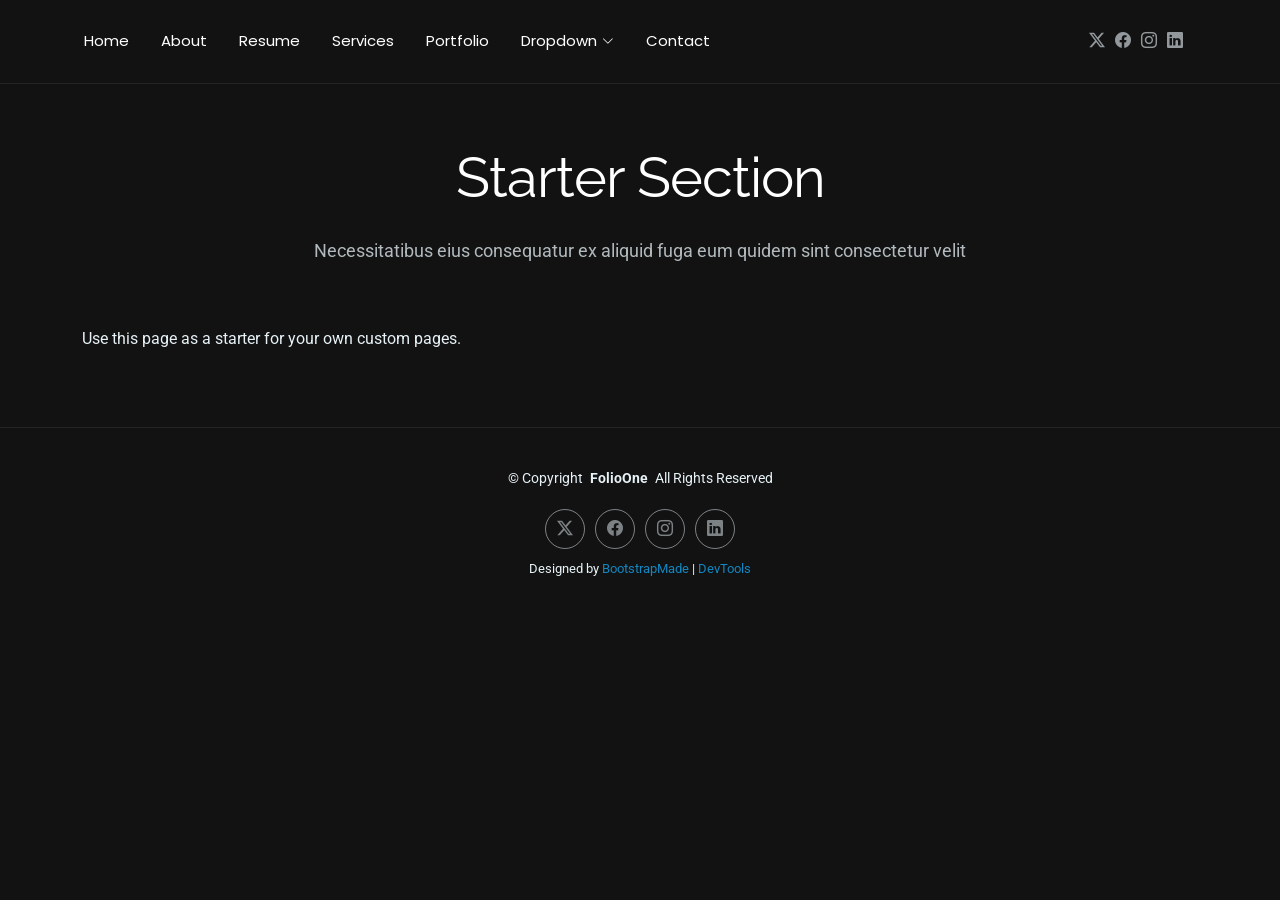
<file: starter-page.html>
<!DOCTYPE html>
<html lang="en">

<head>
  <meta charset="utf-8">
  <meta content="width=device-width, initial-scale=1.0" name="viewport">
  <title>Starter Page - FolioOne Bootstrap Template</title>
  <meta name="description" content="">
  <meta name="keywords" content="">

  
  <!-- Fonts -->
  <link href="https://fonts.googleapis.com" rel="preconnect">
  <link href="https://fonts.gstatic.com" rel="preconnect" crossorigin>
  <link href="https://fonts.googleapis.com/css2?family=Roboto:ital,wght@0,100;0,300;0,400;0,500;0,700;0,900;1,100;1,300;1,400;1,500;1,700;1,900&family=Poppins:ital,wght@0,100;0,200;0,300;0,400;0,500;0,600;0,700;0,800;0,900;1,100;1,200;1,300;1,400;1,500;1,600;1,700;1,800;1,900&family=Raleway:ital,wght@0,100;0,200;0,300;0,400;0,500;0,600;0,700;0,800;0,900;1,100;1,200;1,300;1,400;1,500;1,600;1,700;1,800;1,900&display=swap" rel="stylesheet">

  <!-- Vendor CSS Files -->
  <link href="assets/vendor/bootstrap/css/bootstrap.min.css" rel="stylesheet">
  <link href="assets/vendor/bootstrap-icons/bootstrap-icons.css" rel="stylesheet">
  <link href="assets/vendor/aos/aos.css" rel="stylesheet">
  <link href="assets/vendor/swiper/swiper-bundle.min.css" rel="stylesheet">
  <link href="assets/vendor/glightbox/css/glightbox.min.css" rel="stylesheet">

  <!-- Main CSS File -->
  <link href="assets/css/main.css" rel="stylesheet">

  <!-- =======================================================
  * Template Name: FolioOne
  * Template URL: https://bootstrapmade.com/folioone-bootstrap-portfolio-website-template/
  * Updated: Aug 23 2025 with Bootstrap v5.3.7
  * Author: BootstrapMade.com
  * License: https://bootstrapmade.com/license/
  ======================================================== -->
</head>

<body class="starter-page-page">

  <header id="header" class="header d-flex align-items-center light-background sticky-top">
    <div class="container position-relative d-flex align-items-center justify-content-between">

      <!-- <a href="index.html" class="logo d-flex align-items-center me-auto me-xl-0">
      <img src="assets/img/logo.webp" alt="">
      <h1 class="sitename">FolioOne</h1> 
    </a> -->

      <nav id="navmenu" class="navmenu">
        <ul>
          <li><a href="index.html">Home</a></li>
          <li><a href="about.html">About</a></li>
          <li><a href="resume.html">Resume</a></li>
          <li><a href="services.html">Services</a></li>
          <li><a href="portfolio.html">Portfolio</a></li>
          <li class="dropdown"><a href="#"><span>Dropdown</span> <i class="bi bi-chevron-down toggle-dropdown"></i></a>
            <ul>
              <li><a href="#">Dropdown 1</a></li>
              <li class="dropdown"><a href="#"><span>Deep Dropdown</span> <i class="bi bi-chevron-down toggle-dropdown"></i></a>
                <ul>
                  <li><a href="#">Deep Dropdown 1</a></li>
                  <li><a href="#">Deep Dropdown 2</a></li>
                  <li><a href="#">Deep Dropdown 3</a></li>
                  <li><a href="#">Deep Dropdown 4</a></li>
                  <li><a href="#">Deep Dropdown 5</a></li>
                </ul>
              </li>
              <li><a href="#">Dropdown 2</a></li>
              <li><a href="#">Dropdown 3</a></li>
              <li><a href="#">Dropdown 4</a></li>
            </ul>
          </li>
          <li><a href="contact.html">Contact</a></li>
        </ul>
        <i class="mobile-nav-toggle d-xl-none bi bi-list"></i>
      </nav>

      <div class="header-social-links">
        <a href="#" class="twitter"><i class="bi bi-twitter-x"></i></a>
        <a href="#" class="facebook"><i class="bi bi-facebook"></i></a>
        <a href="#" class="instagram"><i class="bi bi-instagram"></i></a>
        <a href="#" class="linkedin"><i class="bi bi-linkedin"></i></a>
      </div>

    </div>
  </header>

  <main class="main">

    <!-- Starter Section Section -->
    <section id="starter-section" class="starter-section section">

      <!-- Section Title -->
      <div class="container section-title" data-aos="fade-up">
        <h2>Starter Section</h2>
        <p>Necessitatibus eius consequatur ex aliquid fuga eum quidem sint consectetur velit</p>
      </div><!-- End Section Title -->

      <div class="container" data-aos="fade-up">
        <p>Use this page as a starter for your own custom pages.</p>
      </div>

    </section><!-- /Starter Section Section -->

  </main>

  <footer id="footer" class="footer">

    <div class="container">
      <div class="copyright text-center ">
        <p>© <span>Copyright</span> <strong class="px-1 sitename">FolioOne</strong> <span>All Rights Reserved<br></span></p>
      </div>
      <div class="social-links d-flex justify-content-center">
        <a href=""><i class="bi bi-twitter-x"></i></a>
        <a href=""><i class="bi bi-facebook"></i></a>
        <a href=""><i class="bi bi-instagram"></i></a>
        <a href=""><i class="bi bi-linkedin"></i></a>
      </div>
      <div class="credits">
        <!-- All the links in the footer should remain intact. -->
        <!-- You can delete the links only if you've purchased the pro version. -->
        <!-- Licensing information: https://bootstrapmade.com/license/ -->
        <!-- Purchase the pro version with working PHP/AJAX contact form: [buy-url] -->
        Designed by <a href="https://bootstrapmade.com/">BootstrapMade</a> | <a href="https://bootstrapmade.com/tools/">DevTools</a>
      </div>
    </div>

  </footer>

  <!-- Scroll Top -->
  <a href="#" id="scroll-top" class="scroll-top d-flex align-items-center justify-content-center"><i class="bi bi-arrow-up-short"></i></a>

  <!-- Preloader -->
  <div id="preloader"></div>

  <!-- Vendor JS Files -->
  <script src="assets/vendor/bootstrap/js/bootstrap.bundle.min.js"></script>
  <script src="assets/vendor/php-email-form/validate.js"></script>
  <script src="assets/vendor/aos/aos.js"></script>
  <script src="assets/vendor/typed.js/typed.umd.js"></script>
  <script src="assets/vendor/waypoints/noframework.waypoints.js"></script>
  <script src="assets/vendor/purecounter/purecounter_vanilla.js"></script>
  <script src="assets/vendor/swiper/swiper-bundle.min.js"></script>
  <script src="assets/vendor/imagesloaded/imagesloaded.pkgd.min.js"></script>
  <script src="assets/vendor/isotope-layout/isotope.pkgd.min.js"></script>
  <script src="assets/vendor/glightbox/js/glightbox.min.js"></script>

  <!-- Main JS File -->
  <script src="assets/js/main.js"></script>

</body>

</html>
</file>
<file: assets/css/main.css>
/**
* Template Name: FolioOne
* Template URL: https://bootstrapmade.com/folioone-bootstrap-portfolio-website-template/
* Updated: Aug 23 2025 with Bootstrap v5.3.7
* Author: BootstrapMade.com
* License: https://bootstrapmade.com/license/
*/

/*--------------------------------------------------------------
# Font & Color Variables
# Help: https://bootstrapmade.com/color-system/
--------------------------------------------------------------*/
/* Fonts */
:root {
  --default-font: "Roboto",  system-ui, -apple-system, "Segoe UI", Roboto, "Helvetica Neue", Arial, "Noto Sans", "Liberation Sans", sans-serif, "Apple Color Emoji", "Segoe UI Emoji", "Segoe UI Symbol", "Noto Color Emoji";
  --heading-font: "Raleway",  sans-serif;
  --nav-font: "Poppins",  sans-serif;
}

/* Global Colors - The following color variables are used throughout the website. Updating them here will change the color scheme of the entire website */
:root { 
  --background-color:var(--background-color); /* Background color for the entire website, including individual sections */
  --default-color: #e7f2f7; /* Default color used for the majority of the text content across the entire website */
  --heading-color: #ffffff; /* Color for headings, subheadings and title throughout the website */
  --accent-color: #1387c1; /* Accent color that represents your brand on the website. It's used for buttons, links, and other elements that need to stand out */
  --surface-color: #141f26; /* The surface color is used as a background of boxed elements within sections, such as cards, icon boxes, or other elements that require a visual separation from the global background. */
  --contrast-color: #ffffff; /* Contrast color for text, ensuring readability against backgrounds of accent, heading, or default colors. */
}

/* Nav Menu Colors - The following color variables are used specifically for the navigation menu. They are separate from the global colors to allow for more customization options */
:root {
  --nav-color: #ffffff;  /* The default color of the main navmenu links */
  --nav-hover-color: #1387c1; /* Applied to main navmenu links when they are hovered over or active */
  --nav-mobile-background-color: #06b6d4; /* Used as the background color for mobile navigation menu */
  --nav-dropdown-background-color: #051117; /* Used as the background color for dropdown items that appear when hovering over primary navigation items */
  --nav-dropdown-color: #e7f2f7; /* Used for navigation links of the dropdown items in the navigation menu. */
  --nav-dropdown-hover-color: #1387c1; /* Similar to --nav-hover-color, this color is applied to dropdown navigation links when they are hovered over. */
}

/* Color Presets - These classes override global colors when applied to any section or element, providing reuse of the sam color scheme. */

.light-background {
  --background-color: #142027;
  --surface-color: #325264;
}

.dark-background {
  --background-color: #0b1419;
  --default-color: #ffffff;
  --heading-color: #ffffff;
  --surface-color: #252525;
  --contrast-color: #ffffff;
}

/* Smooth scroll */
:root {
  scroll-behavior: smooth;
}

/*--------------------------------------------------------------
# General Styling & Shared Classes
--------------------------------------------------------------*/
body {
  color: var(--default-color);
  background-color: #121212;
  font-family: var(--default-font);
}

a {
  color: var(--accent-color);
  text-decoration: none;
  transition: 0.3s;
}

a:hover {
  color: color-mix(in srgb, var(--accent-color), transparent 25%);
  text-decoration: none;
}

h1,
h2,
h3,
h4,
h5,
h6 {
  color: var(--heading-color);
  font-family: var(--heading-font);
}

/* PHP Email Form Messages
------------------------------*/
.php-email-form .error-message {
  display: none;
  background: #df1529;
  color: #ffffff;
  text-align: left;
  padding: 15px;
  margin-bottom: 24px;
  font-weight: 600;
}

.php-email-form .sent-message {
  display: none;
  color: #ffffff;
  background: #059652;
  text-align: center;
  padding: 15px;
  margin-bottom: 24px;
  font-weight: 600;
}

.php-email-form .loading {
  display: none;
  background: var(--surface-color);
  text-align: center;
  padding: 15px;
  margin-bottom: 24px;
}

.php-email-form .loading:before {
  content: "";
  display: inline-block;
  border-radius: 50%;
  width: 24px;
  height: 24px;
  margin: 0 10px -6px 0;
  border: 3px solid var(--accent-color);
  border-top-color: var(--surface-color);
  animation: php-email-form-loading 1s linear infinite;
}

@keyframes php-email-form-loading {
  0% {
    transform: rotate(0deg);
  }

  100% {
    transform: rotate(360deg);
  }
}

/*--------------------------------------------------------------
# Global Header
--------------------------------------------------------------*/
.header {
  --background-color: rgba(255, 255, 255, 0);
  color: var(--default-color);
  background-color: var(--background-color);
  padding: 15px 0;
  transition: all 0.5s;
  z-index: 997;
  border-bottom: 1px solid color-mix(in srgb, var(--default-color), transparent 92%);
}

.header .logo {
  line-height: 1;
}

.header .logo img {
  max-height: 36px;
  margin-right: 8px;
}

.header .logo h1 {
  font-size: 32px;
  margin: 0;
  font-weight: 400;
  color: var(--heading-color);
}

.header .header-social-links {
  padding-right: 15px;
}

.header .header-social-links a {
  color: color-mix(in srgb, var(--default-color), transparent 40%);
  padding-left: 6px;
  display: inline-block;
  transition: 0.3s;
  font-size: 16px;
}

.header .header-social-links a:hover {
  color: var(--default-color);
}

.header .header-social-links a i {
  line-height: 0px;
}

@media (max-width: 1200px) {
  .header .logo {
    order: 1;
  }

  .header .header-social-links {
    order: 2;
  }

  .header .navmenu {
    order: 3;
  }
}

/* Global Header on Scroll
------------------------------*/
.scrolled .header {
  --background-color: rgba(16, 26, 32, 0.9);
}

/*--------------------------------------------------------------
# Navigation Menu
--------------------------------------------------------------*/
/* Desktop Navigation */
@media (min-width: 1200px) {
  .navmenu {
    padding: 0;
  }

  .navmenu ul {
    margin: 0;
    padding: 0;
    display: flex;
    list-style: none;
    align-items: center;
  }

  .navmenu li {
    position: relative;
  }

  .navmenu>ul>li {
    white-space: nowrap;
    padding: 15px 28px 15px 0;
  }

  .navmenu>ul>li:last-child {
    padding-right: 0;
  }

  .navmenu a,
  .navmenu a:focus {
    color: var(--nav-color);
    font-size: 15px;
    padding: 0 2px;
    font-family: var(--nav-font);
    font-weight: 400;
    display: flex;
    align-items: center;
    justify-content: space-between;
    white-space: nowrap;
    transition: 0.3s;
    position: relative;
  }

  .navmenu a i,
  .navmenu a:focus i {
    font-size: 12px;
    line-height: 0;
    margin-left: 5px;
    transition: 0.3s;
  }

  .navmenu>ul>li>a:before {
    content: "";
    position: absolute;
    height: 2px;
    bottom: -6px;
    left: 0;
    background-color: var(--nav-hover-color);
    visibility: hidden;
    width: 0px;
    transition: all 0.3s ease-in-out 0s;
  }

  .navmenu a:hover:before,
  .navmenu li:hover>a:before,
  .navmenu .active:before {
    visibility: visible;
    width: 25px;
  }

  .navmenu li:hover>a,
  .navmenu .active,
  .navmenu .active:focus {
    color: var(--nav-hover-color);
  }

  .navmenu .dropdown ul {
    margin: 0;
    padding: 10px 0;
    background: var(--nav-dropdown-background-color);
    display: block;
    position: absolute;
    visibility: hidden;
    left: -5px;
    top: 130%;
    opacity: 0;
    transition: 0.3s;
    border-radius: 4px;
    z-index: 99;
    box-shadow: 0px 0px 30px rgba(0, 0, 0, 0.1);
  }

  .navmenu .dropdown ul li {
    min-width: 200px;
  }

  .navmenu .dropdown ul a {
    padding: 10px 20px;
    font-size: 15px;
    text-transform: none;
    color: var(--nav-dropdown-color);
  }

  .navmenu .dropdown ul a i {
    font-size: 12px;
  }

  .navmenu .dropdown ul a:hover,
  .navmenu .dropdown ul .active:hover,
  .navmenu .dropdown ul li:hover>a {
    color: var(--nav-dropdown-hover-color);
  }

  .navmenu .dropdown:hover>ul {
    opacity: 1;
    top: 100%;
    visibility: visible;
  }

  .navmenu .dropdown .dropdown ul {
    top: 0;
    left: -90%;
    visibility: hidden;
  }

  .navmenu .dropdown .dropdown:hover>ul {
    opacity: 1;
    top: 0;
    left: -100%;
    visibility: visible;
  }
}

/* Mobile Navigation */
@media (max-width: 1199px) {
  .mobile-nav-toggle {
    color: var(--nav-color);
    font-size: 28px;
    line-height: 0;
    margin-right: 10px;
    cursor: pointer;
    transition: color 0.3s;
  }

  .navmenu {
    padding: 0;
    z-index: 9997;
  }

  .navmenu ul {
    display: none;
    list-style: none;
    position: absolute;
    inset: 60px 20px 20px 20px;
    padding: 10px 0;
    margin: 0;
    border-radius: 6px;
    background-color: var(--nav-mobile-background-color);
    border: 1px solid color-mix(in srgb, var(--default-color), transparent 90%);
    box-shadow: none;
    overflow-y: auto;
    transition: 0.3s;
    z-index: 9998;
  }

  .navmenu a,
  .navmenu a:focus {
    color: var(--nav-dropdown-color);
    padding: 10px 20px;
    font-family: var(--nav-font);
    font-size: 17px;
    font-weight: 500;
    display: flex;
    align-items: center;
    justify-content: space-between;
    white-space: nowrap;
    transition: 0.3s;
  }

  .navmenu a i,
  .navmenu a:focus i {
    font-size: 12px;
    line-height: 0;
    margin-left: 5px;
    width: 30px;
    height: 30px;
    display: flex;
    align-items: center;
    justify-content: center;
    border-radius: 50%;
    transition: 0.3s;
    background-color: color-mix(in srgb, var(--accent-color), transparent 90%);
  }

  .navmenu a i:hover,
  .navmenu a:focus i:hover {
    background-color: var(--accent-color);
    color: var(--contrast-color);
  }

  .navmenu a:hover,
  .navmenu .active,
  .navmenu .active:focus {
    color: var(--nav-dropdown-hover-color);
  }

  .navmenu .active i,
  .navmenu .active:focus i {
    background-color: var(--accent-color);
    color: var(--contrast-color);
    transform: rotate(180deg);
  }

  .navmenu .dropdown ul {
    position: static;
    display: none;
    z-index: 99;
    padding: 10px 0;
    margin: 10px 20px;
    background-color: var(--nav-dropdown-background-color);
    transition: all 0.5s ease-in-out;
  }

  .navmenu .dropdown ul ul {
    background-color: rgba(33, 37, 41, 0.1);
  }

  .navmenu .dropdown>.dropdown-active {
    display: block;
    background-color: rgba(33, 37, 41, 0.03);
  }

  .mobile-nav-active {
    overflow: hidden;
  }

  .mobile-nav-active .mobile-nav-toggle {
    color: #fff;
    position: absolute;
    font-size: 32px;
    top: 15px;
    right: 15px;
    margin-right: 0;
    z-index: 9999;
  }

  .mobile-nav-active .navmenu {
    position: fixed;
    overflow: hidden;
    inset: 0;
    background: navy;
    transition: 0.3s;
  }

  .mobile-nav-active .navmenu>ul {
    display: block;
  }
}

/*--------------------------------------------------------------
# Global Footer
--------------------------------------------------------------*/
.footer {
  color: var(--default-color);
  background-color: var(--background-color);
  font-size: 14px;
  padding: 40px 0;
  position: relative;
  border-top: 1px solid color-mix(in srgb, var(--default-color), transparent 92%);
}

.footer .copyright p {
  margin-bottom: 0;
}

.footer .social-links {
  margin-top: 20px;
}

.footer .social-links a {
  display: flex;
  align-items: center;
  justify-content: center;
  width: 40px;
  height: 40px;
  border-radius: 50%;
  border: 1px solid color-mix(in srgb, var(--default-color), transparent 50%);
  font-size: 16px;
  color: color-mix(in srgb, var(--default-color), transparent 50%);
  margin: 0 5px;
  transition: 0.3s;
}

.footer .social-links a:hover {
  color: var(--accent-color);
  border-color: var(--accent-color);
}

.footer .credits {
  margin-top: 10px;
  font-size: 13px;
  text-align: center;
}

/*--------------------------------------------------------------
# Preloader
--------------------------------------------------------------*/
#preloader {
  position: fixed;
  inset: 0;
  z-index: 9999;
  overflow: hidden;
  background-color: var(--background-color);
  transition: all 0.6s ease-out;
  width: 100%;
  height: 100vh;
}

#preloader:before,
#preloader:after {
  content: "";
  position: absolute;
  border: 4px solid var(--accent-color);
  border-radius: 50%;
  animation: animate-preloader 2s cubic-bezier(0, 0.2, 0.8, 1) infinite;
}

#preloader:after {
  animation-delay: -0.5s;
}

@keyframes animate-preloader {
  0% {
    width: 10px;
    height: 10px;
    top: calc(50% - 5px);
    left: calc(50% - 5px);
    opacity: 1;
  }

  100% {
    width: 72px;
    height: 72px;
    top: calc(50% - 36px);
    left: calc(50% - 36px);
    opacity: 0;
  }
}

/*--------------------------------------------------------------
# Scroll Top Button
--------------------------------------------------------------*/
.scroll-top {
  position: fixed;
  visibility: hidden;
  opacity: 0;
  right: 15px;
  bottom: -15px;
  z-index: 99999;
  background-color: var(--accent-color);
  width: 44px;
  height: 44px;
  border-radius: 50px;
  transition: all 0.4s;
}

.scroll-top i {
  font-size: 24px;
  color: var(--contrast-color);
  line-height: 0;
}

.scroll-top:hover {
  background-color: color-mix(in srgb, var(--accent-color), transparent 20%);
  color: var(--contrast-color);
}

.scroll-top.active {
  visibility: visible;
  opacity: 1;
  bottom: 15px;
}

/*--------------------------------------------------------------
# Disable aos animation delay on mobile devices
--------------------------------------------------------------*/
@media screen and (max-width: 768px) {
  [data-aos-delay] {
    transition-delay: 0 !important;
  }
}

/*--------------------------------------------------------------
# Global Page Titles & Breadcrumbs
--------------------------------------------------------------*/
.page-title {
  color: var(--default-color);
  background-color: var(--background-color);
  position: relative;
}

.page-title .heading {
  padding: 80px 0;
  border-top: 1px solid color-mix(in srgb, var(--default-color), transparent 90%);
}

.page-title .heading h1 {
  font-size: 38px;
  font-weight: 700;
}

.page-title nav {
  background-color: color-mix(in srgb, var(--default-color), transparent 96%);
  padding: 20px 0;
}

.page-title nav ol {
  display: flex;
  flex-wrap: wrap;
  list-style: none;
  padding: 0;
  margin: 0;
  font-size: 16px;
  font-weight: 400;
}

.page-title nav ol li+li {
  padding-left: 10px;
}

.page-title nav ol li+li::before {
  content: "/";
  display: inline-block;
  padding-right: 10px;
  color: color-mix(in srgb, var(--default-color), transparent 70%);
}

/*--------------------------------------------------------------
# Global Sections
--------------------------------------------------------------*/
section,
.section {
  color: var(--default-color);
  background-color: var(--background-color);
  padding: 60px 0;
  scroll-margin-top: 100px;
  overflow: clip;
}

@media (max-width: 1199px) {

  section,
  .section {
    scroll-margin-top: 66px;
  }
}

/*--------------------------------------------------------------
# Global Section Titles
--------------------------------------------------------------*/
.section-title {
  text-align: center;
  padding-bottom: 60px;
  position: relative;
}

.section-title h2 {
  font-size: 3.5rem;
  font-weight: 400;
  line-height: 1.2;
  color: var(--heading-color);
  margin-bottom: 1.5rem;
  letter-spacing: -1px;
}

@media (max-width: 768px) {
  .section-title h2 {
    font-size: 2.5rem;
  }
}

.section-title p {
  font-size: 1.125rem;
  line-height: 1.8;
  color: color-mix(in srgb, var(--default-color), transparent 25%);
  max-width: 900px;
  margin: 0 auto;
  text-wrap: balance;
}

/*--------------------------------------------------------------
# Hero Section
--------------------------------------------------------------*/
.hero {
  padding: 80px 0;
  min-height: 100vh;
  display: flex;
  align-items: center;
}

.hero .hero-content h1 {
  font-size: 3.5rem;
  font-weight: 700;
  margin-bottom: 1rem;
  line-height: 1.2;
}

.hero .hero-content h1 .highlight {
  color: var(--accent-color);
  position: relative;
}

.hero .hero-content h1 .highlight::after {
  content: "";
  position: absolute;
  bottom: 0;
  left: 0;
  width: 100%;
  height: 3px;
  background: linear-gradient(90deg, var(--accent-color), color-mix(in srgb, var(--accent-color), transparent 50%));
  border-radius: 2px;
}

@media (max-width: 768px) {
  .hero .hero-content h1 {
    font-size: 2.5rem;
  }
}

.hero .hero-content h2 {
  font-size: 1.5rem;
  font-weight: 400;
  margin-bottom: 2rem;
  color: color-mix(in srgb, var(--default-color), transparent 20%);
}

.hero .hero-content h2 .typed {
  color: var(--accent-color);
  font-weight: 600;
}

@media (max-width: 768px) {
  .hero .hero-content h2 {
    font-size: 1.25rem;
  }
}

.hero .hero-content p {
  font-size: 1.1rem;
  line-height: 1.6;
  margin-bottom: 2.5rem;
  color: color-mix(in srgb, var(--default-color), transparent 30%);
}

.hero .hero-actions {
  display: flex;
  gap: 1rem;
  margin-bottom: 3rem;
}

.hero .hero-actions .btn {
  padding: 12px 30px;
  border-radius: 50px;
  font-weight: 600;
  text-decoration: none;
  transition: all 0.3s ease;
  border: 2px solid;
}

.hero .hero-actions .btn.btn-primary {
  background: var(--accent-color);
  color: var(--contrast-color);
  border-color: var(--accent-color);
}

.hero .hero-actions .btn.btn-primary:hover {
  background: color-mix(in srgb, var(--accent-color), black 15%);
  border-color: color-mix(in srgb, var(--accent-color), black 15%);
  transform: translateY(-2px);
}

.hero .hero-actions .btn.btn-outline {
  background: transparent;
  color: var(--accent-color);
  border-color: var(--accent-color);
}

.hero .hero-actions .btn.btn-outline:hover {
  transform: translateY(-2px);
}

@media (max-width: 576px) {
  .hero .hero-actions {
    flex-direction: column;
  }

  .hero .hero-actions .btn {
    text-align: center;
  }
}

.hero .social-links {
  display: flex;
  gap: 1rem;
}

.hero .social-links a {
  width: 45px;
  height: 45px;
  background: var(--surface-color);
  border-radius: 50%;
  display: flex;
  align-items: center;
  justify-content: center;
  color: var(--default-color);
  font-size: 1.2rem;
  transition: all 0.3s ease;
}

.hero .social-links a:hover {
  background: var(--accent-color);
  color: var(--contrast-color);
  transform: translateY(-3px);
  box-shadow: 0 8px 25px color-mix(in srgb, var(--accent-color), transparent 70%);
}

.hero .hero-image {
  position: relative;
}

.hero .hero-image .image-wrapper {
  position: relative;
  max-width: 450px;
  margin: 0 auto;
}

.hero .hero-image .image-wrapper img {
  border-radius: 20px;
  box-shadow: 0 5px 15px color-mix(in srgb, var(--default-color), transparent 95%);
  transition: transform 0.3s ease;
}

.hero .hero-image .image-wrapper img:hover {
  transform: scale(1.02);
}

.hero .hero-image .floating-elements {
  position: absolute;
  top: 0;
  left: 0;
  right: 0;
  bottom: 0;
  pointer-events: none;
}

.hero .hero-image .floating-elements .floating-card {
  position: absolute;
  background: var(--surface-color);
  padding: 15px 20px;
  border-radius: 15px;
  box-shadow: 0 10px 30px color-mix(in srgb, var(--default-color), transparent 90%);
  display: flex;
  align-items: center;
  gap: 10px;
  font-weight: 600;
  animation: float 3s ease-in-out infinite;
}

.hero .hero-image .floating-elements .floating-card i {
  font-size: 1.5rem;
  color: var(--accent-color);
}

.hero .hero-image .floating-elements .floating-card.design {
  top: 10%;
  right: -10%;
  animation-delay: 0s;
}

.hero .hero-image .floating-elements .floating-card.code {
  bottom: 30%;
  left: -15%;
  animation-delay: 1s;
}

.hero .hero-image .floating-elements .floating-card.creativity {
  top: 60%;
  right: -5%;
  animation-delay: 2s;
}

@media (max-width: 992px) {
  .hero .hero-image .floating-elements .floating-card {
    display: none;
  }
}

@keyframes float {

  0%,
  100% {
    transform: translateY(0px);
  }

  50% {
    transform: translateY(-10px);
  }
}

@media (max-width: 992px) {
  .hero .hero-content {
    text-align: center;
    margin-bottom: 3rem;
  }
}

/*--------------------------------------------------------------
# About Section
--------------------------------------------------------------*/
.about .intro-content .eyebrow {
  display: inline-block;
  letter-spacing: 0.12em;
  text-transform: uppercase;
  font-size: 12px;
  color: color-mix(in srgb, var(--default-color), transparent 40%);
  margin-bottom: 16px;
}

.about .intro-content .headline {
  font-family: var(--heading-font);
  font-weight: 300;
  line-height: 1.2;
  font-size: clamp(28px, 4vw, 44px);
  margin: 0 0 24px 0;
}

.about .intro-content .lead {
  font-size: 18px;
  line-height: 1.8;
  color: color-mix(in srgb, var(--default-color), transparent 10%);
  margin-bottom: 24px;
}

.about .intro-content p {
  line-height: 1.8;
  margin-bottom: 24px;
  color: color-mix(in srgb, var(--default-color), transparent 5%);
}

.about .intro-content .cta-group {
  display: flex;
  gap: 24px;
  align-items: center;
  margin-top: 24px;
}

.about .intro-content .cta-group .btn-ghost {
  display: inline-flex;
  align-items: center;
  gap: 8px;
  padding: 12px 18px;
  border-radius: 6px;
  color: var(--accent-color);
  background: color-mix(in srgb, var(--accent-color), transparent 92%);
  border: 1px solid color-mix(in srgb, var(--accent-color), transparent 70%);
  transition: 0.3s ease-in-out;
}

.about .intro-content .cta-group .btn-ghost:hover,
.about .intro-content .cta-group .btn-ghost:focus {
  color: var(--contrast-color);
  background: var(--accent-color);
  border-color: var(--accent-color);
  outline: none;
  box-shadow: 0 0 0 3px color-mix(in srgb, var(--accent-color), transparent 70%);
}

.about .intro-content .cta-group .link-underline {
  display: inline-flex;
  align-items: center;
  gap: 8px;
  position: relative;
  color: var(--accent-color);
  padding-bottom: 4px;
  transition: 0.3s ease-in-out;
}

.about .intro-content .cta-group .link-underline::after {
  content: "";
  position: absolute;
  left: 0;
  right: 0;
  bottom: 0;
  height: 1px;
  background: color-mix(in srgb, var(--accent-color), transparent 40%);
  transform: scaleX(0.4);
  transform-origin: left;
  transition: 0.3s ease-in-out;
}

.about .intro-content .cta-group .link-underline:hover,
.about .intro-content .cta-group .link-underline:focus {
  color: color-mix(in srgb, var(--accent-color), transparent 10%);
  outline: none;
}

.about .intro-content .cta-group .link-underline:hover::after,
.about .intro-content .cta-group .link-underline:focus::after {
  transform: scaleX(1);
}

.about .profile-figure {
  margin: 0;
}

.about .profile-figure .profile-photo {
  width: 88%;
  max-width: 440px;
  border-radius: 18px;
  box-shadow: 0 10px 30px color-mix(in srgb, var(--default-color), transparent 92%);
  transform: translateY(0);
  transition: transform 0.3s ease-in-out;
}

.about .profile-figure .profile-caption {
  margin-top: 24px;
  display: flex;
  align-items: center;
  justify-content: center;
}

.about .profile-figure .profile-caption .meta {
  font-size: 14px;
  color: color-mix(in srgb, var(--default-color), transparent 20%);
}

.about .profile-figure .profile-caption .meta .funfact {
  font-size: 13px;
  margin-top: 4px;
  color: color-mix(in srgb, var(--default-color), transparent 35%);
}

.about .profile-figure:hover .profile-photo {
  transform: translateY(-4px);
}

.about .skill-item {
  padding: 24px;
  border-radius: 6px;
  transition: 0.3s ease-in-out;
  background: color-mix(in srgb, var(--surface-color), var(--accent-color) 2%);
  border: 1px solid color-mix(in srgb, var(--default-color), transparent 88%);
  height: 100%;
}

.about .skill-item i {
  font-size: 24px;
  color: var(--accent-color);
  margin-bottom: 16px;
  display: inline-block;
}

.about .skill-item h3 {
  font-size: 16px;
  margin-bottom: 6px;
  font-weight: 500;
}

.about .skill-item p {
  margin: 0;
  font-size: 14px;
  color: color-mix(in srgb, var(--default-color), transparent 25%);
}

.about .skill-item:hover {
  transform: translateY(-3px);
  border-color: color-mix(in srgb, var(--accent-color), transparent 60%);
  box-shadow: 0 10px 30px color-mix(in srgb, var(--default-color), transparent 92%);
}

.about .timeline-item {
  position: relative;
  padding-left: 26px;
}

.about .timeline-item time {
  display: inline-block;
  font-size: 12px;
  letter-spacing: 0.08em;
  text-transform: uppercase;
  color: color-mix(in srgb, var(--default-color), transparent 45%);
  margin-bottom: 6px;
}

.about .timeline-item h4 {
  font-size: 18px;
  font-weight: 400;
  margin: 0 0 6px;
}

.about .timeline-item p {
  font-size: 14px;
  color: color-mix(in srgb, var(--default-color), transparent 25%);
  margin: 0;
}

.about .timeline-item .dot {
  position: absolute;
  left: 0;
  top: 4px;
  width: 10px;
  height: 10px;
  border-radius: 50%;
  background: var(--accent-color);
  box-shadow: 0 0 0 6px color-mix(in srgb, var(--accent-color), transparent 80%);
}

.about .personal-quote {
  padding: 24px 0;
}

.about .personal-quote p {
  font-family: var(--heading-font);
  font-weight: 300;
  font-size: clamp(20px, 3vw, 28px);
  line-height: 1.5;
  color: color-mix(in srgb, var(--default-color), transparent 5%);
  margin: 0 auto;
  max-width: 800px;
}

.about .fact-pill {
  display: flex;
  align-items: center;
  justify-content: center;
  gap: 10px;
  padding: 10px 14px;
  border-radius: 999px;
  border: 1px solid color-mix(in srgb, var(--default-color), transparent 85%);
  background: var(--surface-color);
  color: color-mix(in srgb, var(--default-color), transparent 10%);
  transition: 0.3s ease-in-out;
}

.about .fact-pill i {
  color: var(--accent-color);
}

.about .fact-pill span {
  font-size: 14px;
}

.about .fact-pill:hover {
  transform: translateY(-2px);
  border-color: color-mix(in srgb, var(--accent-color), transparent 60%);
  box-shadow: 0 10px 30px color-mix(in srgb, var(--default-color), transparent 92%);
}

.about .fact-pill:focus-within {
  box-shadow: 0 0 0 3px color-mix(in srgb, var(--accent-color), transparent 70%);
}

@media (max-width: 992px) {
  .about .profile-figure {
    text-align: center !important;
  }

  .about .profile-figure .profile-photo {
    width: 72%;
  }

  .about .intro-content .cta-group {
    flex-wrap: wrap;
  }
}

@media (max-width: 576px) {
  .about .profile-figure .profile-photo {
    width: 100%;
  }
}

/*--------------------------------------------------------------
# Skills Section
--------------------------------------------------------------*/
.skills .skill-box {
  background-color: var(--surface-color);
  padding: 2rem;
  border-radius: 8px;
  box-shadow: 0 0 20px rgba(0, 0, 0, 0.05);
}

.skills .skill-box h3 {
  font-size: 1.2rem;
  margin-bottom: 1rem;
  font-weight: 600;
}

.skills .skill-box p {
  font-size: 0.9rem;
  margin-bottom: 0.8rem;
  opacity: 0.6;
}

.skills .skill-box .progress {
  background-color: color-mix(in srgb, var(--accent-color), transparent 85%);
  border-radius: 50px;
  height: 8px;
  margin-top: 5px;
  overflow: hidden;
}

.skills .skill-box .progress .progress-bar {
  background-color: var(--accent-color);
  height: 100%;
  position: relative;
  border-radius: 50px;
  transition: 0.9s;
  width: 1px;
}

/*--------------------------------------------------------------
# Stats Section
--------------------------------------------------------------*/
.stats .avatars {
  position: relative;
}

.stats .avatars img {
  width: 60px;
  height: 60px;
  border: 3px solid var(--accent-color);
  margin-right: -15px;
  transition: transform 0.3s ease;
}

.stats .avatars img:hover {
  transform: translateY(-5px);
  z-index: 2;
}

.stats .counters h2 {
  color: var(--heading-color);
  font-size: 48px;
  font-weight: 700;
  margin-bottom: 10px;
}

.stats .counters h2 span {
  display: inline-block;
}

.stats .counters p {
  color: var(--default-color);
  font-size: 18px;
  margin: 0;
  opacity: 0.9;
}

@media (max-width: 991px) {
  .stats .row {
    text-align: center;
  }

  .stats .avatars {
    justify-content: center;
    margin-bottom: 40px;
  }

  .stats .counters h2 {
    font-size: 36px;
  }

  .stats .counters p {
    font-size: 16px;
  }

  .stats .counters .col-md-4 {
    margin-bottom: 30px;
  }

  .stats .counters .col-md-4:last-child {
    margin-bottom: 0;
  }
}

@media (max-width: 576px) {
  .stats {
    padding: 60px 0;
  }

  .stats .avatars {
    flex-wrap: wrap;
    justify-content: center;
  }

  .stats .avatars img {
    margin: 0 -8px;
  }
}

/*--------------------------------------------------------------
# Testimonials Section
--------------------------------------------------------------*/
.testimonials .testimonials-carousel,
.testimonials .testimonials-slider {
  overflow: hidden;
}

.testimonials .testimonial-item .testimonial-content {
  border-left: 3px solid var(--accent-color);
  padding-left: 30px;
}

.testimonials .testimonial-item .testimonial-img {
  border-radius: 50%;
  border: 4px solid var(--background-color);
  margin: 0 auto;
}

.testimonials .testimonial-item h3 {
  font-size: 20px;
  font-weight: bold;
  margin: 10px 0 5px 0;
}

.testimonials .testimonial-item h4 {
  font-size: 14px;
  color: color-mix(in srgb, var(--default-color), transparent 40%);
  margin: 0 0 10px 0;
}

.testimonials .testimonial-item .stars i {
  color: #ffc107;
  margin: 0 1px;
}

.testimonials .testimonial-item .quote-icon-left,
.testimonials .testimonial-item .quote-icon-right {
  color: color-mix(in srgb, var(--accent-color), transparent 50%);
  font-size: 26px;
  line-height: 0;
}

.testimonials .testimonial-item .quote-icon-left {
  display: inline-block;
  left: -5px;
  position: relative;
}

.testimonials .testimonial-item .quote-icon-right {
  display: inline-block;
  right: -5px;
  position: relative;
  top: 10px;
  transform: scale(-1, -1);
}

.testimonials .testimonial-item p {
  font-style: italic;
}

.testimonials .swiper-wrapper {
  height: auto;
}

.testimonials .swiper-pagination {
  margin-top: 30px;
  position: relative;
}

.testimonials .swiper-pagination .swiper-pagination-bullet {
  width: 12px;
  height: 12px;
  background-color: color-mix(in srgb, var(--default-color), transparent 85%);
  opacity: 1;
}

.testimonials .swiper-pagination .swiper-pagination-bullet-active {
  background-color: var(--accent-color);
}

/*--------------------------------------------------------------
# Resume Section
--------------------------------------------------------------*/
.resume .resume-item {
  margin-bottom: 3rem;
}

.resume .resume-item .resume-title {
  font-size: 1.75rem;
  font-weight: 700;
  margin-bottom: 1.5rem;
  padding-bottom: 1.5rem;
  position: relative;
  color: var(--heading-color);
}

.resume .resume-item .resume-title::after {
  content: "";
  position: absolute;
  display: block;
  width: 50px;
  height: 3px;
  background: var(--accent-color);
  bottom: 0;
  left: 0;
}

.resume .resume-item .resume-content {
  padding-left: 1.25rem;
  border-left: 2px solid color-mix(in srgb, var(--accent-color), transparent 85%);
}

.resume .resume-item article {
  position: relative;
  margin-bottom: 2.5rem;
}

.resume .resume-item article::before {
  content: "";
  position: absolute;
  width: 16px;
  height: 16px;
  border-radius: 50%;
  left: -1.8rem;
  top: 0.25rem;
  background: var(--background-color);
  border: 2px solid var(--accent-color);
}

.resume .resume-item article h4 {
  font-size: 1.25rem;
  font-weight: 600;
  margin-bottom: 0.5rem;
  color: var(--heading-color);
}

.resume .resume-item article h5 {
  font-size: 1rem;
  background: color-mix(in srgb, var(--accent-color), transparent 92%);
  padding: 0.375rem 0.75rem;
  display: inline-block;
  font-weight: 600;
  margin: 0.5rem 0;
  color: var(--accent-color);
  border-radius: 4px;
}

.resume .resume-item article .institution,
.resume .resume-item article .company {
  font-size: 1rem;
  margin-bottom: 1rem;
  color: color-mix(in srgb, var(--default-color), transparent 25%);
}

.resume .resume-item article p {
  margin-bottom: 1rem;
}

.resume .resume-item article ul {
  padding-left: 1.25rem;
  margin-bottom: 0;
}

.resume .resume-item article ul li {
  padding-bottom: 0.75rem;
  position: relative;
}

.resume .resume-item article ul li:last-child {
  padding-bottom: 0;
}

.resume .skill-item {
  margin-bottom: 2rem;
}

.resume .skill-item h4 {
  font-size: 1rem;
  font-weight: 600;
  margin-bottom: 0.75rem;
  color: var(--heading-color);
}

.resume .skill-item .progress {
  height: 0.75rem;
  background-color: color-mix(in srgb, var(--accent-color), transparent 92%);
  border-radius: 1rem;
  overflow: visible;
}

.resume .skill-item .progress .progress-bar {
  background-color: var(--accent-color);
  position: relative;
  border-radius: 1rem;
  width: 0;
  transition: width 1s ease;
}

.resume .skill-item .progress .progress-bar::after {
  content: attr(aria-valuenow) "%";
  position: absolute;
  right: 0;
  top: -1.75rem;
  font-size: 0.875rem;
  font-weight: 600;
  color: var(--accent-color);
}

@media (max-width: 991.98px) {
  .resume .resume-item {
    margin-bottom: 2rem;
  }
}

@media (max-width: 767.98px) {
  .resume .resume-content {
    padding-left: 1rem !important;
  }

  .resume article::before {
    left: -2rem !important;
  }
}

/*--------------------------------------------------------------
# Services Section
--------------------------------------------------------------*/
.services .service-item {
  display: flex;
  background-color: var(--surface-color);
  border-radius: 12px;
  padding: 2rem;
  height: 100%;
  position: relative;
  overflow: hidden;
  box-shadow: 0 5px 20px rgba(0, 0, 0, 0.03);
  transition: all 0.4s ease;
}

.services .service-item::before {
  content: "";
  position: absolute;
  left: 0;
  top: 0;
  height: 100%;
  width: 4px;
  background-color: var(--accent-color);
  transform: scaleY(0);
  transform-origin: bottom;
  transition: transform 0.4s cubic-bezier(0.65, 0, 0.35, 1);
}

.services .service-item:hover {
  box-shadow: 0 10px 30px rgba(0, 0, 0, 0.08);
  transform: translateY(-5px);
}

.services .service-item:hover::before {
  transform: scaleY(1);
}

.services .service-item:hover .service-icon {
  background-color: var(--accent-color);
  color: var(--contrast-color);
  transform: rotateY(180deg);
}

.services .service-item:hover .service-icon i {
  transform: rotateY(180deg);
}

.services .service-item:hover .service-link i {
  transform: translateX(5px);
}

.services .service-icon {
  flex-shrink: 0;
  width: 70px;
  height: 70px;
  border-radius: 12px;
  background-color: color-mix(in srgb, var(--accent-color), transparent 90%);
  color: var(--accent-color);
  display: flex;
  align-items: center;
  justify-content: center;
  margin-right: 1.5rem;
  transition: all 0.5s ease;
}

.services .service-icon i {
  font-size: 2rem;
  transition: transform 0.5s ease;
}

.services .service-content {
  flex-grow: 1;
}

.services .service-content h3 {
  font-size: 1.4rem;
  margin-bottom: 1rem;
  font-weight: 700;
  color: var(--heading-color);
}

.services .service-content p {
  margin-bottom: 1.25rem;
  color: color-mix(in srgb, var(--default-color), transparent 20%);
}

.services .service-link {
  display: inline-flex;
  align-items: center;
  color: var(--accent-color);
  font-weight: 600;
  text-decoration: none;
  transition: color 0.3s ease;
}

.services .service-link span {
  margin-right: 0.5rem;
}

.services .service-link i {
  transition: transform 0.3s ease;
}

.services .service-link:hover {
  color: color-mix(in srgb, var(--accent-color), transparent 25%);
}

@media (max-width: 767.98px) {
  .services .service-item {
    padding: 1.5rem;
    margin-bottom: 1rem;
  }

  .services .service-icon {
    width: 60px;
    height: 60px;
    margin-right: 1rem;
  }

  .services .service-icon i {
    font-size: 1.5rem;
  }

  .services .service-content h3 {
    font-size: 1.2rem;
    margin-bottom: 0.75rem;
  }

  .services .service-content p {
    margin-bottom: 1rem;
    font-size: 0.95rem;
  }
}

@media (max-width: 575.98px) {
  .services .service-item {
    flex-direction: column;
    text-align: center;
  }

  .services .service-item::before {
    width: 100%;
    height: 4px;
    transform: scaleX(0);
    transform-origin: left;
  }

  .services .service-item:hover::before {
    transform: scaleX(1);
  }

  .services .service-icon {
    margin-right: 0;
    margin-bottom: 1.25rem;
  }

  .services .service-link {
    justify-content: center;
  }
}

/*--------------------------------------------------------------
# Service Details Section
--------------------------------------------------------------*/
.service-details .service-hero {
  margin-bottom: 4rem;
}

.service-details .service-hero .service-meta {
  display: flex;
  align-items: center;
  gap: 1rem;
  margin-bottom: 1.5rem;
}

.service-details .service-hero .service-meta .service-category {
  background: color-mix(in srgb, var(--accent-color), transparent 85%);
  color: var(--accent-color);
  padding: 0.5rem 1rem;
  border-radius: 20px;
  font-size: 0.85rem;
  font-weight: 500;
  letter-spacing: 0.5px;
}

.service-details .service-hero .service-meta .reading-time {
  color: color-mix(in srgb, var(--default-color), transparent 50%);
  font-size: 0.9rem;
  font-weight: 300;
}

.service-details .service-hero h1 {
  font-size: 3.5rem;
  font-weight: 300;
  line-height: 1.2;
  margin-bottom: 1.5rem;
  color: var(--heading-color);
  letter-spacing: -0.02em;
}

.service-details .service-hero .service-description {
  font-size: 1.25rem;
  line-height: 1.7;
  color: color-mix(in srgb, var(--default-color), transparent 25%);
  font-weight: 300;
  margin: 0;
}

.service-details .service-visual {
  margin-bottom: 4rem;
  overflow: hidden;
  border-radius: 4px;
}

.service-details .service-visual img {
  width: 100%;
  height: 400px;
  object-fit: cover;
  transition: transform 0.5s ease;
}

.service-details .service-visual img:hover {
  transform: scale(1.02);
}

.service-details .service-narrative {
  margin-bottom: 5rem;
}

.service-details .service-narrative h3 {
  font-size: 2rem;
  font-weight: 300;
  margin-bottom: 2rem;
  color: var(--heading-color);
  letter-spacing: -0.01em;
}

.service-details .service-narrative p {
  font-size: 1.1rem;
  line-height: 1.8;
  margin-bottom: 2rem;
  color: var(--default-color);
  font-weight: 300;
}

.service-details .benefits-grid {
  display: grid;
  grid-template-columns: repeat(auto-fit, minmax(280px, 1fr));
  gap: 2.5rem;
  margin-top: 3rem;
}

.service-details .benefits-grid .benefit-card {
  text-align: center;
  padding: 0;
}

.service-details .benefits-grid .benefit-card .benefit-icon {
  width: 60px;
  height: 60px;
  background: color-mix(in srgb, var(--accent-color), transparent 90%);
  border-radius: 50%;
  display: flex;
  align-items: center;
  justify-content: center;
  margin: 0 auto 1.5rem;
  transition: all 0.3s ease;
}

.service-details .benefits-grid .benefit-card .benefit-icon i {
  font-size: 1.5rem;
  color: var(--accent-color);
}

.service-details .benefits-grid .benefit-card:hover .benefit-icon {
  background: var(--accent-color);
  transform: translateY(-2px);
}

.service-details .benefits-grid .benefit-card:hover .benefit-icon i {
  color: var(--contrast-color);
}

.service-details .benefits-grid .benefit-card h4 {
  font-size: 1.2rem;
  font-weight: 400;
  margin-bottom: 1rem;
  color: var(--heading-color);
}

.service-details .benefits-grid .benefit-card p {
  font-size: 1rem;
  line-height: 1.6;
  color: color-mix(in srgb, var(--default-color), transparent 30%);
  margin: 0;
}

.service-details .timeline-section {
  margin-bottom: 4rem;
}

.service-details .timeline-section h3 {
  font-size: 2rem;
  font-weight: 300;
  margin-bottom: 3rem;
  color: var(--heading-color);
  letter-spacing: -0.01em;
}

.service-details .timeline-section .timeline {
  position: relative;
}

.service-details .timeline-section .timeline::before {
  content: "";
  position: absolute;
  left: 30px;
  top: 0;
  bottom: 0;
  width: 1px;
  background: color-mix(in srgb, var(--default-color), transparent 85%);
}

.service-details .timeline-section .timeline .timeline-item {
  position: relative;
  padding-left: 80px;
  margin-bottom: 3rem;
}

.service-details .timeline-section .timeline .timeline-item:last-child {
  margin-bottom: 0;
}

.service-details .timeline-section .timeline .timeline-item .timeline-marker {
  position: absolute;
  left: 0;
  top: 0;
  width: 60px;
  height: 60px;
  background: var(--surface-color);
  border: 2px solid color-mix(in srgb, var(--accent-color), transparent 70%);
  border-radius: 50%;
  display: flex;
  align-items: center;
  justify-content: center;
  z-index: 1;
}

.service-details .timeline-section .timeline .timeline-item .timeline-marker span {
  font-size: 1.2rem;
  font-weight: 500;
  color: var(--accent-color);
}

.service-details .timeline-section .timeline .timeline-item .timeline-content h4 {
  font-size: 1.3rem;
  font-weight: 400;
  margin-bottom: 0.75rem;
  color: var(--heading-color);
}

.service-details .timeline-section .timeline .timeline-item .timeline-content p {
  font-size: 1rem;
  line-height: 1.6;
  margin-bottom: 0.5rem;
  color: var(--default-color);
}

.service-details .timeline-section .timeline .timeline-item .timeline-content small {
  color: color-mix(in srgb, var(--default-color), transparent 40%);
  font-size: 0.9rem;
  font-weight: 500;
}

.service-details .service-sidebar {
  padding-left: 2rem;
}

@media (max-width: 992px) {
  .service-details .service-sidebar {
    padding-left: 0;
    margin-top: 4rem;
  }
}

.service-details .overview-card,
.service-details .success-story,
.service-details .consultation-form {
  background: var(--surface-color);
  border-radius: 8px;
  padding: 2.5rem;
  margin-bottom: 2.5rem;
  border: 1px solid color-mix(in srgb, var(--default-color), transparent 93%);
  transition: all 0.3s ease;
}

.service-details .overview-card:hover,
.service-details .success-story:hover,
.service-details .consultation-form:hover {
  border-color: color-mix(in srgb, var(--accent-color), transparent 80%);
}

.service-details .overview-card .overview-header h4 {
  font-size: 1.4rem;
  font-weight: 400;
  margin-bottom: 2rem;
  color: var(--heading-color);
}

.service-details .overview-card .overview-stats {
  display: grid;
  grid-template-columns: repeat(3, 1fr);
  gap: 1.5rem;
  margin-bottom: 2rem;
}

.service-details .overview-card .overview-stats .stat-item {
  text-align: center;
}

.service-details .overview-card .overview-stats .stat-item .stat-number {
  font-size: 2rem;
  font-weight: 300;
  color: var(--accent-color);
  line-height: 1;
  margin-bottom: 0.5rem;
}

.service-details .overview-card .overview-stats .stat-item .stat-label {
  font-size: 0.85rem;
  color: color-mix(in srgb, var(--default-color), transparent 40%);
  font-weight: 500;
  text-transform: uppercase;
  letter-spacing: 0.5px;
}

.service-details .overview-card .overview-details {
  border-top: 1px solid color-mix(in srgb, var(--default-color), transparent 90%);
  padding-top: 1.5rem;
}

.service-details .overview-card .overview-details .detail-row {
  display: flex;
  justify-content: space-between;
  align-items: center;
  margin-bottom: 1rem;
}

.service-details .overview-card .overview-details .detail-row:last-child {
  margin-bottom: 0;
}

.service-details .overview-card .overview-details .detail-row .detail-label {
  font-size: 0.95rem;
  color: color-mix(in srgb, var(--default-color), transparent 30%);
  font-weight: 400;
}

.service-details .overview-card .overview-details .detail-row .detail-value {
  font-size: 0.95rem;
  color: var(--heading-color);
  font-weight: 500;
}

.service-details .success-story .story-quote p {
  font-size: 1.1rem;
  line-height: 1.7;
  color: color-mix(in srgb, var(--default-color), transparent 20%);
  font-style: italic;
  margin-bottom: 2rem;
}

.service-details .success-story .story-author {
  display: flex;
  align-items: center;
  gap: 1rem;
  margin-bottom: 1.5rem;
}

.service-details .success-story .story-author .author-avatar {
  width: 50px;
  height: 50px;
  border-radius: 50%;
  object-fit: cover;
}

.service-details .success-story .story-author .author-details h5 {
  font-size: 1rem;
  font-weight: 500;
  margin-bottom: 0.25rem;
  color: var(--heading-color);
}

.service-details .success-story .story-author .author-details span {
  display: block;
  font-size: 0.9rem;
  color: color-mix(in srgb, var(--default-color), transparent 40%);
  margin-bottom: 0.25rem;
}

.service-details .success-story .story-author .author-details small {
  font-size: 0.8rem;
  color: color-mix(in srgb, var(--default-color), transparent 50%);
}

.service-details .success-story .story-metrics {
  display: grid;
  grid-template-columns: repeat(2, 1fr);
  gap: 1rem;
  padding-top: 1.5rem;
  border-top: 1px solid color-mix(in srgb, var(--default-color), transparent 90%);
}

.service-details .success-story .story-metrics .metric {
  text-align: center;
}

.service-details .success-story .story-metrics .metric .metric-value {
  font-size: 1.5rem;
  font-weight: 500;
  color: var(--accent-color);
  display: block;
  margin-bottom: 0.25rem;
}

.service-details .success-story .story-metrics .metric .metric-label {
  font-size: 0.8rem;
  color: color-mix(in srgb, var(--default-color), transparent 40%);
  text-transform: uppercase;
  letter-spacing: 0.5px;
}

.service-details .consultation-form .form-header {
  margin-bottom: 2rem;
}

.service-details .consultation-form .form-header h4 {
  font-size: 1.4rem;
  font-weight: 400;
  margin-bottom: 0.75rem;
  color: var(--heading-color);
}

.service-details .consultation-form .form-header p {
  font-size: 0.95rem;
  line-height: 1.6;
  color: color-mix(in srgb, var(--default-color), transparent 30%);
  margin: 0;
}

.service-details .consultation-form .form-group {
  margin-bottom: 1.5rem;
}

.service-details .consultation-form .form-input {
  width: 100%;
  padding: 1rem;
  border: 1px solid color-mix(in srgb, var(--default-color), transparent 85%);
  border-radius: 4px;
  font-size: 0.95rem;
  transition: all 0.3s ease;
  background: transparent;
}

.service-details .consultation-form .form-input:focus {
  outline: none;
  border-color: var(--accent-color);
  box-shadow: 0 0 0 3px color-mix(in srgb, var(--accent-color), transparent 90%);
}

.service-details .consultation-form input[type=text],
.service-details .consultation-form input[type=email],
.service-details .consultation-form input[type=tel],
.service-details .consultation-form select,
.service-details .consultation-form textarea {
  color: var(--default-color);
  background-color: var(--surface-color);
  font-size: 14px;
  border-color: color-mix(in srgb, var(--default-color), transparent 80%);
}

.service-details .consultation-form input[type=text]:focus,
.service-details .consultation-form input[type=email]:focus,
.service-details .consultation-form input[type=tel]:focus,
.service-details .consultation-form select:focus,
.service-details .consultation-form textarea:focus {
  border-color: var(--accent-color);
}

.service-details .consultation-form input[type=text]::placeholder,
.service-details .consultation-form input[type=email]::placeholder,
.service-details .consultation-form input[type=tel]::placeholder,
.service-details .consultation-form select::placeholder,
.service-details .consultation-form textarea::placeholder {
  color: color-mix(in srgb, var(--default-color), transparent 70%);
}

.service-details .consultation-form .btn-consultation {
  background: var(--accent-color);
  color: var(--contrast-color);
  border: none;
  padding: 1rem 2rem;
  border-radius: 4px;
  font-size: 0.95rem;
  font-weight: 500;
  width: 100%;
  display: flex;
  align-items: center;
  justify-content: center;
  gap: 0.5rem;
  transition: all 0.3s ease;
  text-transform: none;
}

.service-details .consultation-form .btn-consultation:hover {
  background: color-mix(in srgb, var(--accent-color), transparent 10%);
  transform: translateY(-1px);
}

.service-details .consultation-form .btn-consultation i {
  font-size: 0.9rem;
}

@media (max-width: 768px) {
  .service-details .service-hero h1 {
    font-size: 2.5rem;
  }

  .service-details .service-hero .service-description {
    font-size: 1.1rem;
  }

  .service-details .service-visual img {
    height: 250px;
  }

  .service-details .benefits-grid {
    grid-template-columns: 1fr;
    gap: 2rem;
  }

  .service-details .timeline-section .timeline::before {
    left: 20px;
  }

  .service-details .timeline-section .timeline .timeline-item {
    padding-left: 60px;
  }

  .service-details .timeline-section .timeline .timeline-item .timeline-marker {
    width: 40px;
    height: 40px;
  }

  .service-details .timeline-section .timeline .timeline-item .timeline-marker span {
    font-size: 1rem;
  }

  .service-details .overview-card .overview-stats {
    grid-template-columns: 1fr;
    gap: 1rem;
  }
}

/*--------------------------------------------------------------
# Portfolio Section
--------------------------------------------------------------*/
.portfolio .portfolio-filters {
  display: flex;
  justify-content: center;
  flex-wrap: wrap;
  gap: 10px;
  margin-bottom: 30px;
  padding: 0;
  list-style: none;
}

.portfolio .portfolio-filters li {
  padding: 8px 20px;
  font-size: 0.95rem;
  font-weight: 500;
  border-radius: 30px;
  cursor: pointer;
  transition: all 0.3s ease;
  background-color: color-mix(in srgb, var(--accent-color), transparent 90%);
  color: var(--accent-color);
}

.portfolio .portfolio-filters li:hover {
  background-color: color-mix(in srgb, var(--accent-color), transparent 80%);
}

.portfolio .portfolio-filters li.filter-active {
  background-color: var(--accent-color);
  color: var(--contrast-color);
}

.portfolio .portfolio-card {
  background-color: var(--surface-color);
  border-radius: 10px;
  overflow: hidden;
  box-shadow: 0 5px 15px rgba(0, 0, 0, 0.05);
  margin-bottom: 30px;
  transition: all 0.3s ease;
}

.portfolio .portfolio-card:hover {
  transform: translateY(-10px);
  box-shadow: 0 10px 30px rgba(0, 0, 0, 0.1);
}

.portfolio .portfolio-card:hover .portfolio-img .portfolio-overlay {
  opacity: 1;
}

.portfolio .portfolio-card:hover .portfolio-img img {
  transform: scale(1.1);
}

.portfolio .portfolio-card .portfolio-img {
  position: relative;
  overflow: hidden;
}

.portfolio .portfolio-card .portfolio-img img {
  width: 100%;
  height: auto;
  transition: transform 0.5s ease;
}

.portfolio .portfolio-card .portfolio-img .portfolio-overlay {
  position: absolute;
  top: 0;
  left: 0;
  width: 100%;
  height: 100%;
  background: rgba(0, 0, 0, 0.6);
  display: flex;
  align-items: center;
  justify-content: center;
  gap: 15px;
  opacity: 0;
  transition: all 0.3s ease;
}

.portfolio .portfolio-card .portfolio-img .portfolio-overlay a {
  width: 45px;
  height: 45px;
  background-color: var(--accent-color);
  color: var(--contrast-color);
  border-radius: 50%;
  display: flex;
  align-items: center;
  justify-content: center;
  font-size: 1.2rem;
  transition: all 0.3s ease;
}

.portfolio .portfolio-card .portfolio-img .portfolio-overlay a:hover {
  background-color: color-mix(in srgb, var(--accent-color), #fff 20%);
  transform: translateY(-5px);
}

.portfolio .portfolio-card .portfolio-info {
  padding: 20px;
}

.portfolio .portfolio-card .portfolio-info h4 {
  font-size: 1.2rem;
  font-weight: 700;
  margin-bottom: 5px;
  color: var(--heading-color);
}

.portfolio .portfolio-card .portfolio-info p {
  font-size: 0.9rem;
  color: var(--default-color);
  margin-bottom: 10px;
}

.portfolio .portfolio-card .portfolio-info .portfolio-tags {
  display: flex;
  flex-wrap: wrap;
  gap: 8px;
}

.portfolio .portfolio-card .portfolio-info .portfolio-tags span {
  font-size: 0.8rem;
  padding: 4px 12px;
  border-radius: 20px;
  background-color: color-mix(in srgb, var(--accent-color), transparent 90%);
  color: var(--accent-color);
}

.portfolio .btn-primary {
  background-color: var(--accent-color);
  border-color: var(--accent-color);
  color: var(--contrast-color);
  padding: 12px 30px;
  font-weight: 600;
  border-radius: 5px;
  transition: all 0.3s ease;
}

.portfolio .btn-primary:hover {
  background-color: color-mix(in srgb, var(--accent-color), #000 10%);
  border-color: color-mix(in srgb, var(--accent-color), #000 10%);
  transform: translateY(-3px);
  box-shadow: 0 5px 15px rgba(0, 0, 0, 0.1);
}

/*--------------------------------------------------------------
# Portfolio Details Section
--------------------------------------------------------------*/
.portfolio-details {
  --section-spacing: 2.5rem;
}

.portfolio-details .portfolio-details-media {
  position: relative;
}

.portfolio-details .portfolio-details-media .main-image {
  margin-bottom: 1rem;
  border-radius: 20px;
  overflow: hidden;
  box-shadow: 0 10px 30px rgba(0, 0, 0, 0.08);
}

.portfolio-details .portfolio-details-media .main-image .portfolio-details-slider {
  position: relative;
}

.portfolio-details .portfolio-details-media .main-image .portfolio-details-slider .swiper-wrapper {
  height: auto !important;
}

.portfolio-details .portfolio-details-media .main-image .portfolio-details-slider .swiper-slide img {
  aspect-ratio: 3/2;
  object-fit: cover;
  width: 100%;
}

.portfolio-details .portfolio-details-media .main-image .portfolio-details-slider .swiper-button-next,
.portfolio-details .portfolio-details-media .main-image .portfolio-details-slider .swiper-button-prev {
  background-color: var(--contrast-color);
  width: 40px;
  height: 40px;
  border-radius: 50%;
  transition: all 0.3s ease;
}

.portfolio-details .portfolio-details-media .main-image .portfolio-details-slider .swiper-button-next:after,
.portfolio-details .portfolio-details-media .main-image .portfolio-details-slider .swiper-button-prev:after {
  font-size: 16px;
  color: var(--accent-color);
  font-weight: bold;
}

.portfolio-details .portfolio-details-media .main-image .portfolio-details-slider .swiper-button-next:hover,
.portfolio-details .portfolio-details-media .main-image .portfolio-details-slider .swiper-button-prev:hover {
  background-color: var(--accent-color);
}

.portfolio-details .portfolio-details-media .main-image .portfolio-details-slider .swiper-button-next:hover:after,
.portfolio-details .portfolio-details-media .main-image .portfolio-details-slider .swiper-button-prev:hover:after {
  color: var(--contrast-color);
}

.portfolio-details .portfolio-details-media .thumbnail-grid img {
  height: 80px;
  object-fit: cover;
  border-radius: 8px;
  cursor: pointer;
  transition: all 0.3s ease;
  box-shadow: 0 4px 10px rgba(0, 0, 0, 0.05);
}

.portfolio-details .portfolio-details-media .thumbnail-grid img:hover {
  transform: translateY(-5px);
  box-shadow: 0 8px 15px rgba(0, 0, 0, 0.1);
}

.portfolio-details .portfolio-details-media .tech-stack-badges {
  display: flex;
  flex-wrap: wrap;
  gap: 10px;
  margin-top: 1.5rem;
}

.portfolio-details .portfolio-details-media .tech-stack-badges span {
  display: inline-block;
  padding: 6px 12px;
  font-size: 13px;
  font-weight: 500;
  border-radius: 20px;
  background-color: color-mix(in srgb, var(--heading-color), transparent 85%);
  color: var(--heading-color);
  transition: all 0.3s ease;
}

.portfolio-details .portfolio-details-media .tech-stack-badges span:hover {
  background-color: color-mix(in srgb, var(--heading-color), transparent 70%);
  transform: translateY(-2px);
}

.portfolio-details .portfolio-details-content {
  padding: 0 0 0 2rem;
  height: 100%;
  display: flex;
  flex-direction: column;
}

.portfolio-details .portfolio-details-content .project-meta {
  display: flex;
  flex-wrap: wrap;
  justify-content: space-between;
  margin-bottom: 1.5rem;
}

.portfolio-details .portfolio-details-content .project-meta .badge-wrapper .project-badge {
  display: inline-block;
  padding: 8px 16px;
  background-color: color-mix(in srgb, var(--accent-color), transparent 90%);
  color: var(--accent-color);
  border-radius: 30px;
  font-weight: 600;
  font-size: 14px;
}

.portfolio-details .portfolio-details-content .project-meta .date-client {
  display: flex;
  gap: 1.5rem;
}

.portfolio-details .portfolio-details-content .project-meta .date-client .meta-item {
  display: flex;
  align-items: center;
  font-size: 14px;
  color: color-mix(in srgb, var(--default-color), transparent 30%);
}

.portfolio-details .portfolio-details-content .project-meta .date-client .meta-item i {
  margin-right: 6px;
  color: var(--accent-color);
}

.portfolio-details .portfolio-details-content .project-title {
  font-size: 2.2rem;
  margin-bottom: 1rem;
  font-weight: 700;
  line-height: 1.2;
  color: var(--heading-color);
}

.portfolio-details .portfolio-details-content .project-website {
  display: flex;
  align-items: center;
  margin-bottom: 1.5rem;
}

.portfolio-details .portfolio-details-content .project-website i {
  font-size: 22px;
  color: var(--accent-color);
  margin-right: 8px;
}

.portfolio-details .portfolio-details-content .project-website a {
  font-weight: 500;
  transition: all 0.3s;
}

.portfolio-details .portfolio-details-content .project-website a:hover {
  letter-spacing: 0.5px;
}

.portfolio-details .portfolio-details-content .project-overview {
  margin-bottom: var(--section-spacing);
}

.portfolio-details .portfolio-details-content .project-overview .lead {
  font-size: 1.1rem;
  line-height: 1.7;
  color: color-mix(in srgb, var(--default-color), transparent 15%);
  margin-bottom: 1.5rem;
}

.portfolio-details .portfolio-details-content .project-overview .project-accordion .accordion-item {
  border: none;
  background: none;
  margin-bottom: 10px;
}

.portfolio-details .portfolio-details-content .project-overview .project-accordion .accordion-item .accordion-header .accordion-button {
  padding: 1rem;
  font-weight: 600;
  font-size: 1rem;
  color: var(--heading-color);
  background-color: color-mix(in srgb, var(--surface-color), transparent 70%);
  border-radius: 8px !important;
  box-shadow: none;
}

.portfolio-details .portfolio-details-content .project-overview .project-accordion .accordion-item .accordion-header .accordion-button:not(.collapsed) {
  background-color: var(--surface-color);
  color: var(--accent-color);
  border-bottom-left-radius: 0 !important;
  border-bottom-right-radius: 0 !important;
  box-shadow: 0 4px 10px rgba(0, 0, 0, 0.03);
}

.portfolio-details .portfolio-details-content .project-overview .project-accordion .accordion-item .accordion-header .accordion-button:not(.collapsed) i {
  color: var(--accent-color);
}

.portfolio-details .portfolio-details-content .project-overview .project-accordion .accordion-item .accordion-header .accordion-button::after {
  background-size: 14px;
  width: 14px;
  height: 14px;
}

.portfolio-details .portfolio-details-content .project-overview .project-accordion .accordion-item .accordion-header .accordion-button i {
  font-size: 1.1rem;
}

.portfolio-details .portfolio-details-content .project-overview .project-accordion .accordion-item .accordion-body {
  padding: 1rem;
  background-color: var(--surface-color);
  border-bottom-left-radius: 8px;
  border-bottom-right-radius: 8px;
}

.portfolio-details .portfolio-details-content .project-overview .project-accordion .accordion-item .accordion-body p {
  margin-bottom: 0;
  color: color-mix(in srgb, var(--default-color), transparent 25%);
  line-height: 1.6;
}

.portfolio-details .portfolio-details-content .project-features {
  margin-bottom: var(--section-spacing);
}

.portfolio-details .portfolio-details-content .project-features h3 {
  display: flex;
  align-items: center;
  font-size: 1.25rem;
  margin-bottom: 1.2rem;
}

.portfolio-details .portfolio-details-content .project-features h3 i {
  margin-right: 10px;
  color: var(--accent-color);
  font-size: 1.1em;
}

.portfolio-details .portfolio-details-content .project-features .feature-list {
  list-style: none;
  padding-left: 0;
}

.portfolio-details .portfolio-details-content .project-features .feature-list li {
  display: flex;
  align-items: center;
  padding: 8px 0;
  font-size: 15px;
  color: color-mix(in srgb, var(--default-color), transparent 15%);
}

.portfolio-details .portfolio-details-content .project-features .feature-list li i {
  color: var(--accent-color);
  margin-right: 10px;
  font-size: 1.1em;
}

.portfolio-details .portfolio-details-content .cta-buttons {
  display: flex;
  flex-wrap: wrap;
  gap: 1rem;
  margin-top: auto;
}

.portfolio-details .portfolio-details-content .cta-buttons .btn-view-project {
  padding: 12px 28px;
  background-color: var(--accent-color);
  color: var(--contrast-color);
  border-radius: 30px;
  font-weight: 500;
  transition: all 0.3s ease;
}

.portfolio-details .portfolio-details-content .cta-buttons .btn-view-project:hover {
  background-color: color-mix(in srgb, var(--accent-color), black 15%);
  transform: translateY(-3px);
  box-shadow: 0 8px 15px rgba(0, 0, 0, 0.1);
}

.portfolio-details .portfolio-details-content .cta-buttons .btn-next-project {
  padding: 12px 28px;
  background-color: color-mix(in srgb, var(--heading-color), transparent 90%);
  color: var(--heading-color);
  border-radius: 30px;
  font-weight: 500;
  transition: all 0.3s ease;
  display: flex;
  align-items: center;
  gap: 8px;
}

.portfolio-details .portfolio-details-content .cta-buttons .btn-next-project i {
  transition: transform 0.3s ease;
}

.portfolio-details .portfolio-details-content .cta-buttons .btn-next-project:hover {
  background-color: color-mix(in srgb, var(--heading-color), transparent 80%);
}

.portfolio-details .portfolio-details-content .cta-buttons .btn-next-project:hover i {
  transform: translateX(3px);
}

@media (max-width: 1199.98px) {
  .portfolio-details .portfolio-details-content {
    padding-left: 1rem;
  }
}

@media (max-width: 991.98px) {
  .portfolio-details .portfolio-details-content {
    padding: 2rem 0 0 0;
  }

  .portfolio-details .portfolio-details-content .cta-buttons {
    margin-top: 2rem;
  }
}

@media (max-width: 767.98px) {
  .portfolio-details .project-meta {
    flex-direction: column;
    gap: 1rem;
  }

  .portfolio-details .project-meta .date-client {
    flex-direction: column;
    gap: 0.5rem;
  }

  .portfolio-details .cta-buttons {
    flex-direction: column;
    width: 100%;
  }

  .portfolio-details .cta-buttons a {
    width: 100%;
    text-align: center;
  }
}

/*--------------------------------------------------------------
# Contact Section
--------------------------------------------------------------*/
.contact .info-box {
  background-color: var(--surface-color);
  padding: 3rem;
  border-radius: 1rem;
  height: 100%;
}

.contact .info-box h3 {
  color: var(--contrast-color);
  font-size: 2rem;
  margin-bottom: 1rem;
}

@media (max-width: 767.98px) {
  .contact .info-box h3 {
    font-size: 1.75rem;
  }
}

.contact .info-box p {
  opacity: 0.8;
  margin-bottom: 2rem;
}

.contact .info-box a {
  color: var(--contrast-color);
}

@media (max-width: 992px) {
  .contact .info-box {
    padding: 1.5rem;
  }
}

.contact .info-item {
  display: flex;
  gap: 1.5rem;
  margin-bottom: 2rem;
}

.contact .info-item:last-child {
  margin-bottom: 0;
}

.contact .info-item .icon-box {
  width: 3.5rem;
  height: 3.5rem;
  background-color: var(--surface-color);
  border-radius: 50%;
  display: flex;
  align-items: center;
  justify-content: center;
  flex-shrink: 0;
  transition: 0.3s;
}

.contact .info-item .icon-box i {
  font-size: 1.5rem;
  color: var(--contrast-color);
}

.contact .info-item:hover .icon-box {
  background-color: var(--accent-color);
}

.contact .info-item .content h4 {
  color: var(--contrast-color);
  font-size: 1.25rem;
  margin-bottom: 0.5rem;
  font-weight: 700;
}

.contact .info-item .content p {
  margin-bottom: 0.25rem;
  font-size: 0.95rem;
}

.contact .info-item .content p:last-child {
  margin-bottom: 0;
}

.contact .contact-form {
  background-color: var(--surface-color);
  padding: 3rem;
  border-radius: 1rem;
  height: 100%;
  box-shadow: 0 0 25px rgba(0, 0, 0, 0.05);
}

@media (max-width: 992px) {
  .contact .contact-form {
    padding: 1.5rem;
  }
}

.contact .contact-form h3 {
  font-size: 2rem;
  margin-bottom: 1rem;
}

@media (max-width: 768px) {
  .contact .contact-form h3 {
    font-size: 1.75rem;
  }
}

.contact .contact-form p {
  color: color-mix(in srgb, var(--default-color), transparent 25%);
  margin-bottom: 2rem;
}

.contact .contact-form .form-control,
.contact .contact-form .form-select {
  padding: 0.875rem 1.25rem;
  border-color: color-mix(in srgb, var(--default-color), transparent 90%);
  border-radius: 0.5rem;
  background-color: transparent;
  color: var(--default-color);
}

.contact .contact-form .form-control:focus,
.contact .contact-form .form-select:focus {
  box-shadow: none;
  border-color: var(--accent-color);
}

.contact .contact-form .form-control::placeholder,
.contact .contact-form .form-select::placeholder {
  color: color-mix(in srgb, var(--default-color), transparent 50%);
}

.contact .contact-form .btn {
  background-color: color-mix(in srgb, var(--surface-color), transparent 80%);
  color: var(--contrast-color);
  padding: 1rem 2rem;
  border-radius: 2rem;
  display: inline-flex;
  align-items: center;
  gap: 0.5rem;
  transition: 0.3s;
}

.contact .contact-form .btn i {
  font-size: 1.25rem;
}

.contact .contact-form .btn:hover {
  background-color: color-mix(in srgb, var(--surface-color), transparent 70%);
}

/*--------------------------------------------------------------
# Starter Section Section
--------------------------------------------------------------*/
.starter-section {
  /* Add your styles here */
}
</file>
